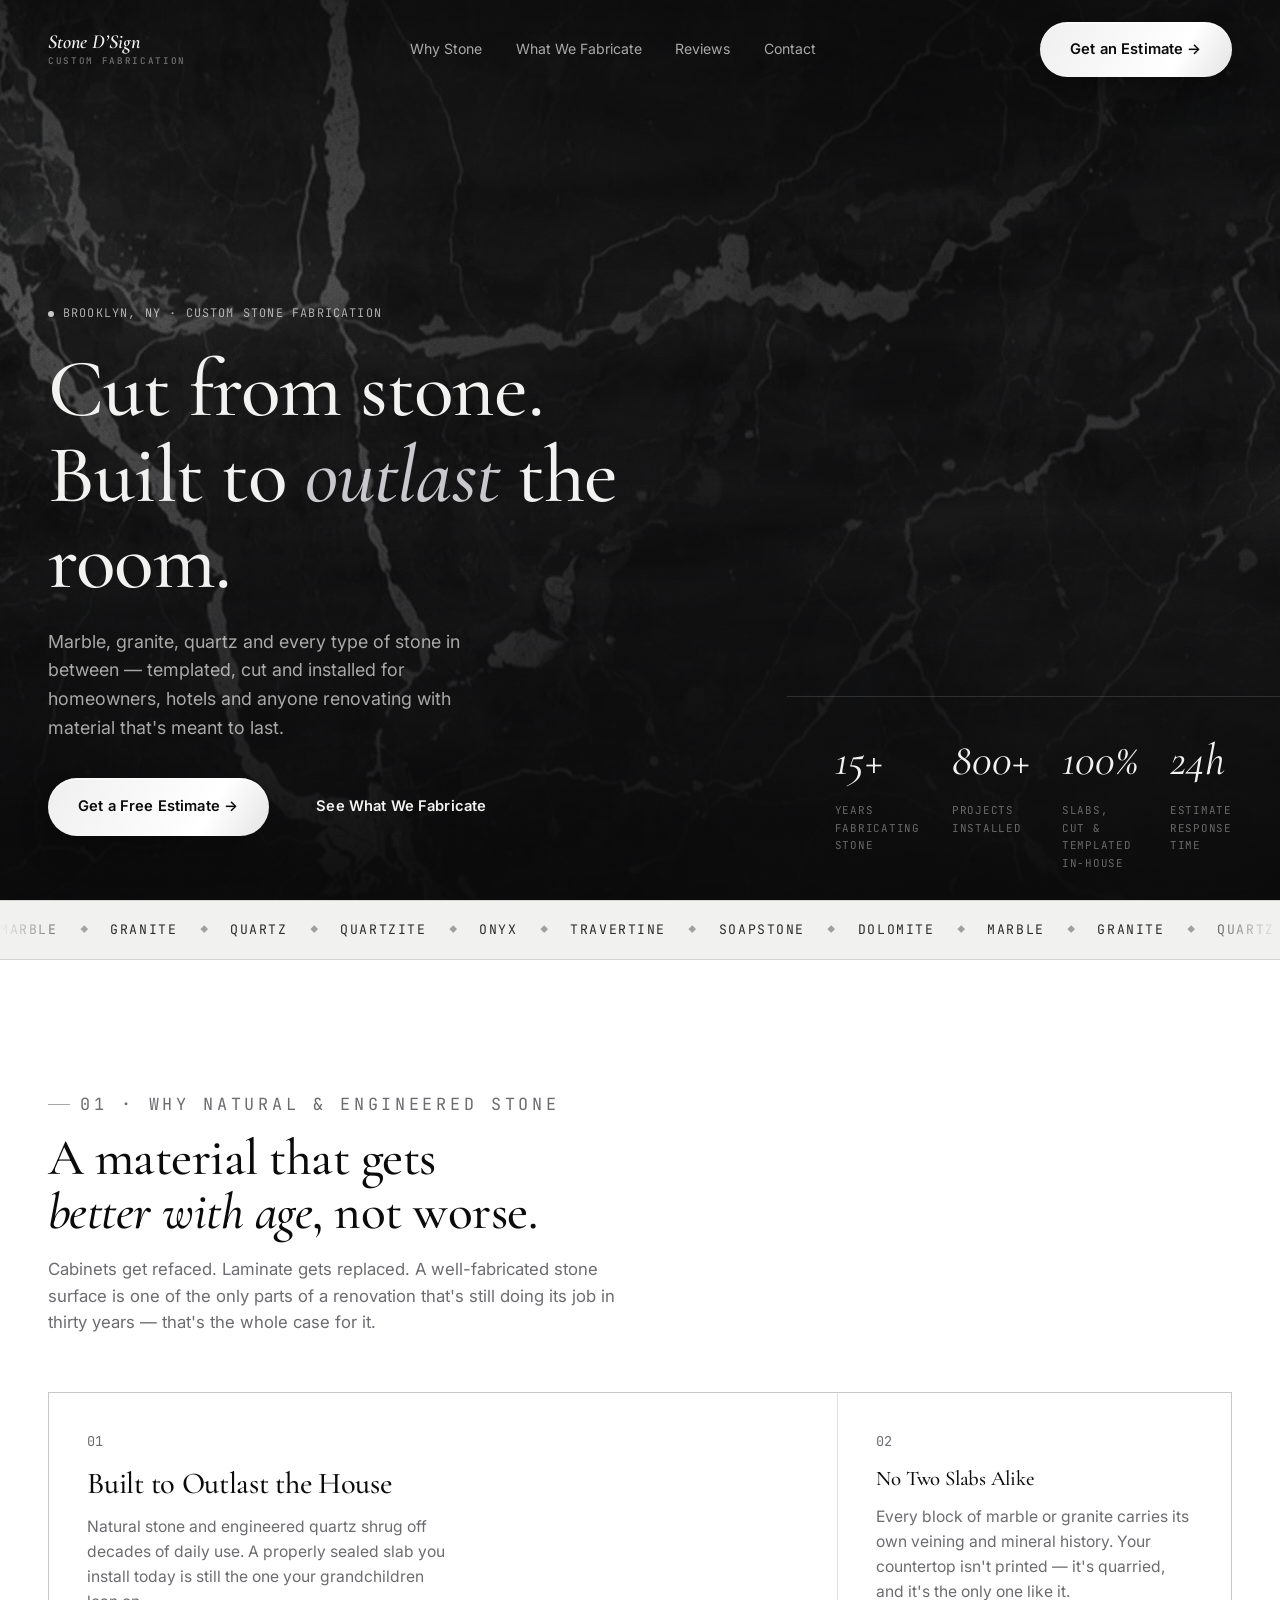
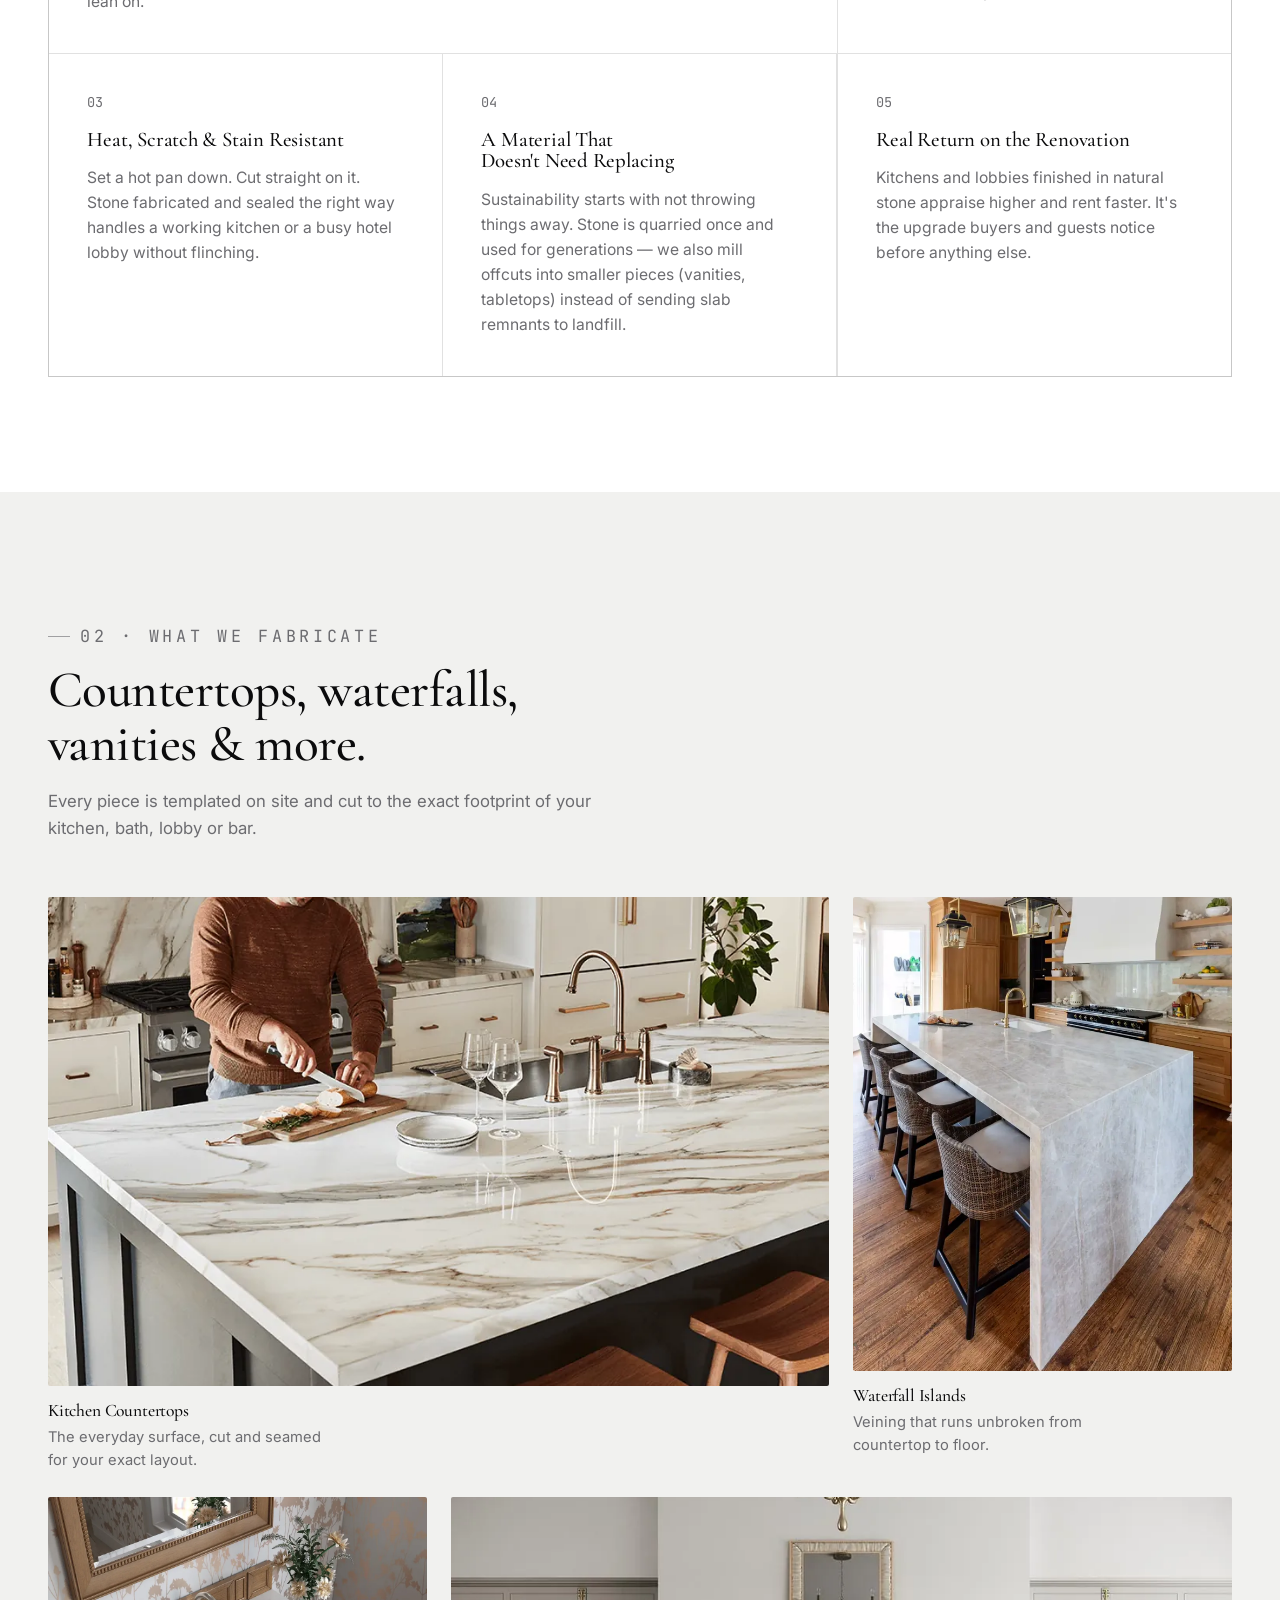
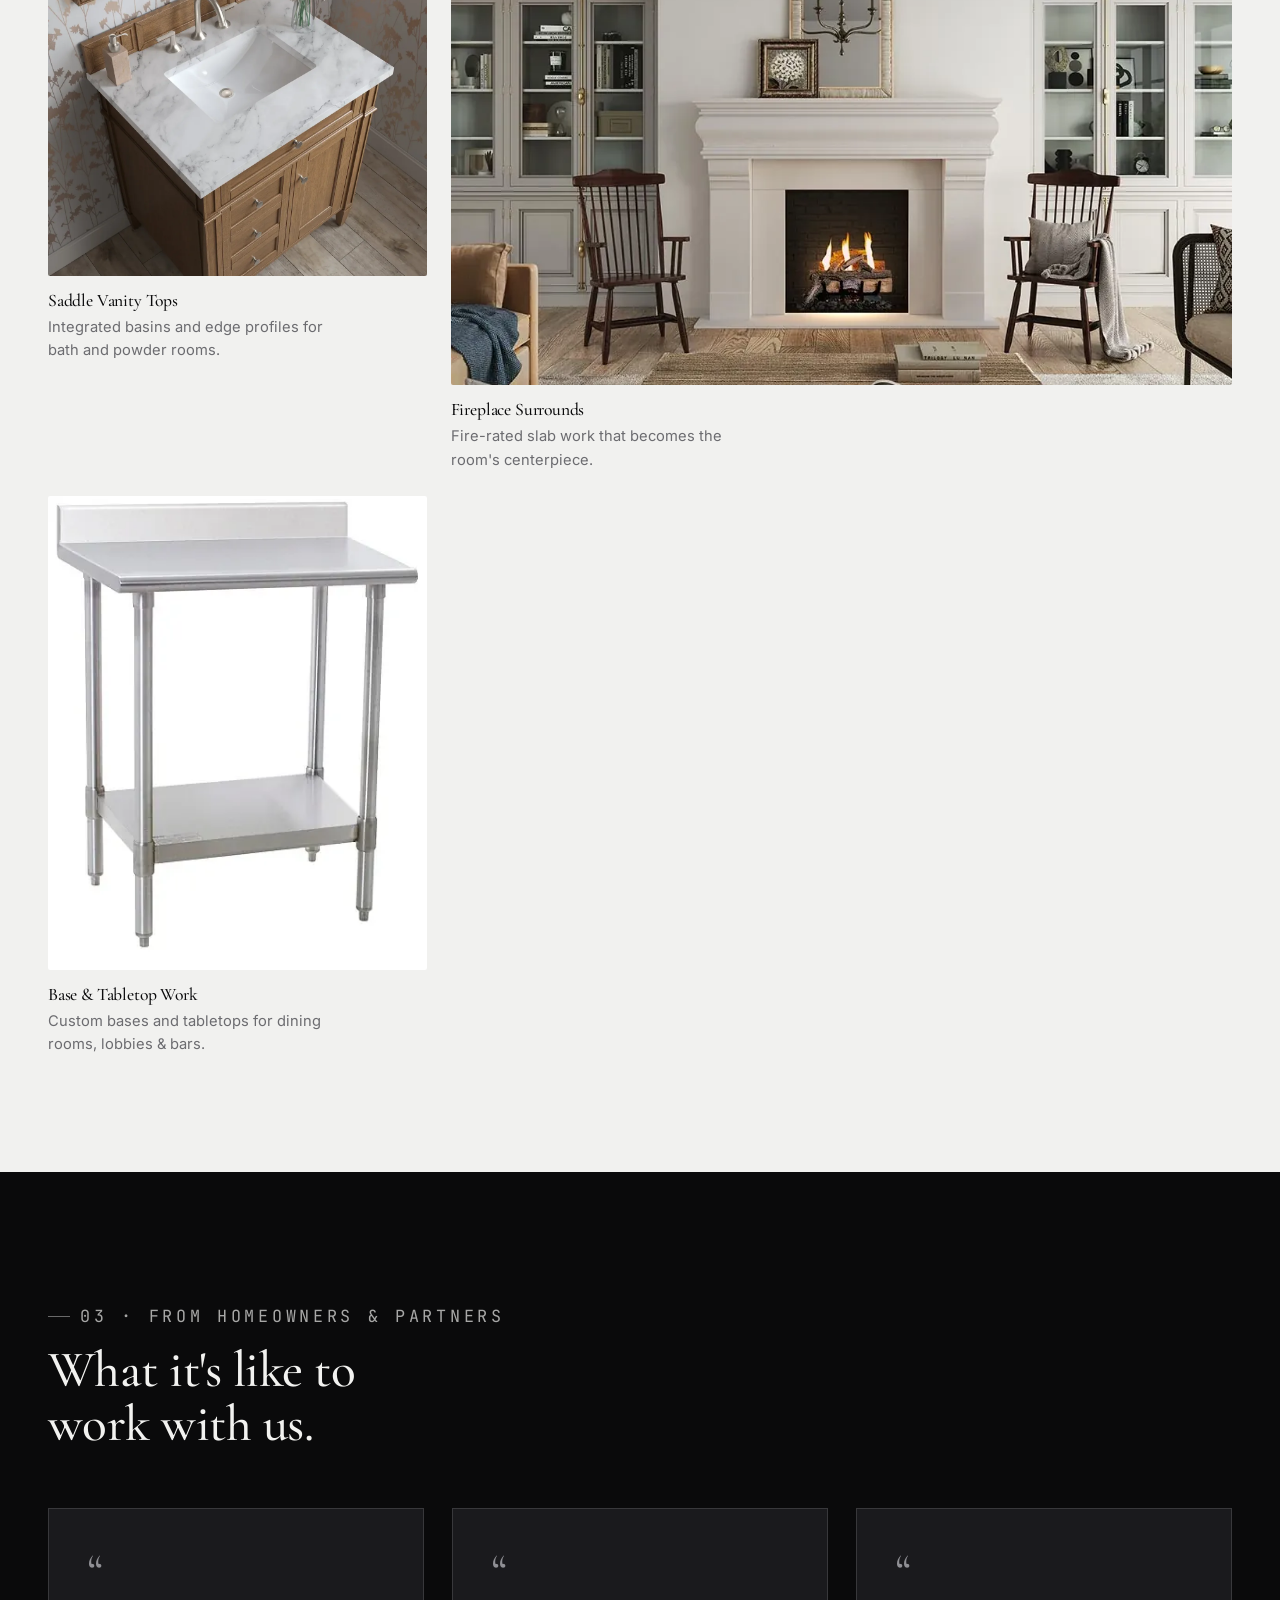
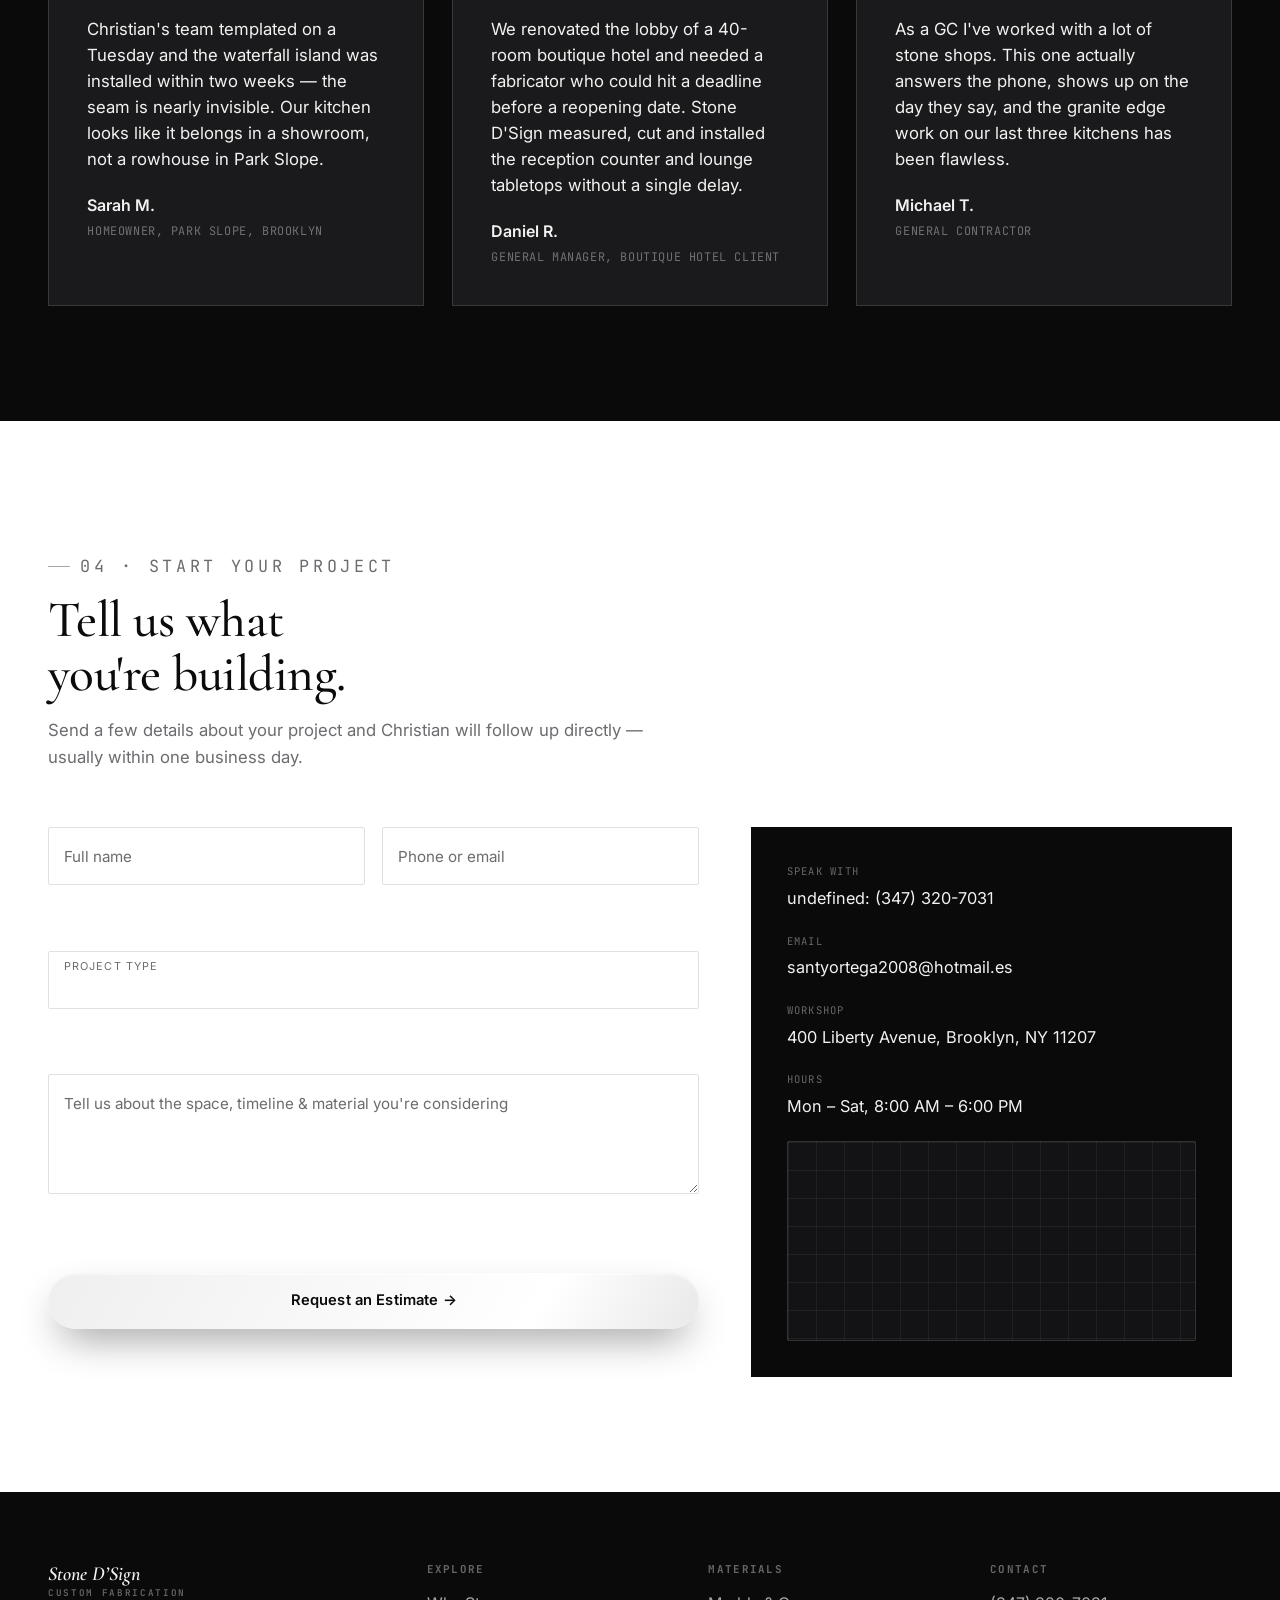
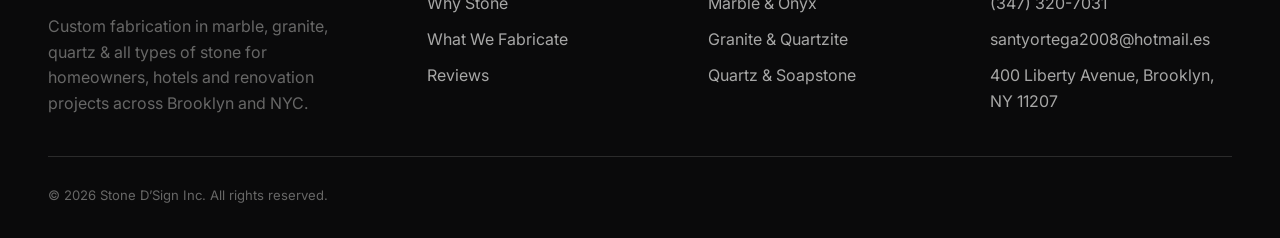
<file: index.html>
<!doctype html>
<html lang="en">
<head>
  <meta charset="utf-8">
  <meta name="viewport" content="width=device-width, initial-scale=1">
  <title>Stone D&#39;Sign Inc. · Custom Marble, Granite &amp; Quartz Fabrication — Brooklyn, NY</title>
  <meta name="description" content="Custom stone fabrication in marble, granite, quartz and all types of stone. Kitchen countertops, waterfall islands, vanity tops, fireplaces &amp; tabletops. Brooklyn, NY.">

  <link rel="icon" href="data:image/svg+xml,<svg xmlns=%22http://www.w3.org/2000/svg%22 viewBox=%220 0 100 100%22><rect width=%22100%22 height=%22100%22 fill=%22%230a0a0b%22/><text x=%2250%22 y=%2266%22 font-size=%2258%22 font-family=%22Georgia,serif%22 font-style=%22italic%22 fill=%22%23f2f2f0%22 text-anchor=%22middle%22>S</text></svg>">

  <link rel="preconnect" href="https://fonts.googleapis.com">
  <link rel="preconnect" href="https://fonts.gstatic.com" crossorigin>
  <link rel="stylesheet" href="https://fonts.googleapis.com/css2?family=Cormorant+Garamond:ital,wght@0,400;0,500;0,600;1,500;1,600&amp;family=Inter:wght@400;500;600;700&amp;family=JetBrains+Mono:wght@400;500&amp;display=swap">

  <link rel="stylesheet" href="styles.css?v=20260906">
</head>
<body>
  <a class="skip-link" href="#main">Skip to content</a>

  <!-- ============================= NAV ============================= -->
  <header class="nav">
    <div class="container nav-inner">
      <a href="#top" class="brand">Stone D&#8217;Sign <span class="sub">Custom Fabrication</span></a>
      <nav class="nav-links" aria-label="Primary">
        <a href="#why-stone">Why Stone</a>
        <a href="#work">What We Fabricate</a>
        <a href="#reviews">Reviews</a>
        <a href="#contact">Contact</a>
      </nav>
      <a class="btn btn-primary nav-cta" href="#contact"><span class="arrow">Get an Estimate →</span></a>
      <button class="burger" data-burger aria-expanded="false" aria-controls="mobile-nav" aria-label="Open menu">
        <span></span>
      </button>
    </div>
  </header>

  <nav id="mobile-nav" class="mobile-nav" data-mobile-nav aria-hidden="true" aria-label="Mobile">
    <ul>
      <li><a href="#why-stone">Why Stone</a></li>
      <li><a href="#work">What We Fabricate</a></li>
      <li><a href="#reviews">Reviews</a></li>
      <li><a href="#contact">Contact</a></li>
      <li><a class="btn btn-ghost" href="#contact">Get an Estimate</a></li>
    </ul>
  </nav>

  <main id="main">

    <!-- ============================= HERO ============================= -->
    <section class="hero" id="top">
      <img class="hero-bg" data-hero-veins src="assets/img/hero-fondo.webp" alt="" aria-hidden="true">
      <div class="hero-veins" aria-hidden="true"></div>
      <div class="hero-grain" aria-hidden="true"></div>
      <div class="hero-vignette" aria-hidden="true"></div>

      <div class="hero-inner container">
        <p class="hero-meta"><span class="dot"></span> Brooklyn, NY · Custom Stone Fabrication</p>
        <h1 class="hero-title">Cut from stone.<br>Built to <em>outlast</em> the room.</h1>
        <p class="hero-sub">Marble, granite, quartz and every type of stone in between — templated, cut and installed for homeowners, hotels and anyone renovating with material that's meant to last.</p>
        <div class="hero-actions">
          <a class="btn btn-primary" href="#contact" data-magnetic data-magnetic-strength="0.25"><span class="arrow">Get a Free Estimate →</span></a>
          <a class="btn btn-ghost" href="#work">See What We Fabricate</a>
        </div>
      </div>

      <div class="hero-stats">
        <div class="container">
          <div class="stats-row" data-stats aria-label="Company statistics"></div>
        </div>
      </div>
    </section>

    <!-- ============================= MATERIALS MARQUEE ============================= -->
    <div class="marquee" aria-hidden="true">
      <div class="marquee-row">
        <div class="marquee-track" data-marquee-track></div>
      </div>
    </div>

    <!-- ============================= WHY STONE / ADVANTAGES ============================= -->
    <section class="section" id="why-stone">
      <div class="container">
        <div class="section-head">
          <p class="kicker">01 · Why Natural &amp; Engineered Stone</p>
          <h2>A material that gets<br><em>better with age</em>, not worse.</h2>
          <p>Cabinets get refaced. Laminate gets replaced. A well-fabricated stone surface is one of the only parts of a renovation that's still doing its job in thirty years — that's the whole case for it.</p>
        </div>
        <div class="adv-grid" data-advantages role="list" aria-label="Advantages of stone"></div>
      </div>
    </section>

    <!-- ============================= WHAT WE FABRICATE ============================= -->
    <section class="section section--soft" id="work">
      <div class="container">
        <div class="section-head">
          <p class="kicker">02 · What We Fabricate</p>
          <h2>Countertops, waterfalls,<br>vanities &amp; more.</h2>
          <p>Every piece is templated on site and cut to the exact footprint of your kitchen, bath, lobby or bar.</p>
        </div>
        <div class="app-grid" data-applications role="list" aria-label="Stone applications"></div>
      </div>
    </section>

    <!-- ============================= TESTIMONIALS ============================= -->
    <section class="section section--dark" id="reviews">
      <div class="container">
        <div class="section-head">
          <p class="kicker">03 · From Homeowners &amp; Partners</p>
          <h2>What it's like to<br>work with us.</h2>
        </div>
        <div class="quote-grid" data-testimonials role="list" aria-label="Client testimonials"></div>
      </div>
    </section>

    <!-- ============================= CONTACT ============================= -->
    <section class="section" id="contact">
      <div class="container">
        <div class="section-head">
          <p class="kicker">04 · Start Your Project</p>
          <h2>Tell us what<br>you're building.</h2>
          <p>Send a few details about your project and Christian will follow up directly — usually within one business day.</p>
        </div>

        <div class="contact-grid">
          <form class="contact-form" data-contact-form novalidate method="post" action="submit-contact.php">
            <div class="form-row">
              <div class="field">
                <input type="text" name="name" id="f-name" placeholder=" " required autocomplete="name">
                <label for="f-name">Full name</label>
              </div>
              <div class="field">
                <input type="tel" name="phone" id="f-phone" placeholder=" " required autocomplete="tel">
                <label for="f-phone">Phone or email</label>
              </div>
            </div>
            <div class="field">
              <select name="project" id="f-project" required>
                <option value="" disabled selected hidden></option>
                <option>Kitchen countertop</option>
                <option>Waterfall island</option>
                <option>Bathroom vanity</option>
                <option>Fireplace surround</option>
                <option>Commercial / hotel project</option>
                <option>Other</option>
              </select>
              <label for="f-project">Project type</label>
            </div>
            <div class="field">
              <textarea name="message" id="f-message" placeholder=" " required></textarea>
              <label for="f-message">Tell us about the space, timeline &amp; material you're considering</label>
            </div>
            <button class="btn btn-primary cta-submit" type="submit">
              <span class="cta-form-label arrow">Request an Estimate →</span>
              <span class="cta-form-spinner" aria-hidden="true"></span>
            </button>
            <p class="contact-error" data-contact-error role="alert"></p>

            <div class="contact-success" data-contact-success aria-hidden="true" role="status">
              <h3>Request received.</h3>
              <p data-contact-success-msg></p>
            </div>
          </form>

          <aside class="info-card">
            <div class="info-row">
              <span class="label">Speak with</span>
              <a class="value" data-contact-phone href="#"></a>
            </div>
            <div class="info-row">
              <span class="label">Email</span>
              <a class="value" data-contact-email href="#"></a>
            </div>
            <div class="info-row">
              <span class="label">Workshop</span>
              <span class="value" data-contact-address></span>
            </div>
            <div class="info-row">
              <span class="label">Hours</span>
              <span class="value" data-contact-hours></span>
            </div>
            <div class="map-ph" role="img" aria-label="Map placeholder — 400 Liberty Avenue, Brooklyn, NY">
              <iframe src="https://www.google.com/maps/embed?pb=!1m18!1m12!1m3!1d3025.9766393125597!2d-73.8979104250674!3d40.6744836713993!2m3!1f0!2f0!3f0!3m2!1i1024!2i768!4f13.1!3m3!1m2!1s0x89c25c4e0c575501%3A0xbe6d50f910841423!2s400%20Liberty%20Ave%2C%20Brooklyn%2C%20NY%2011207!5e0!3m2!1ses-419!2sus!4v1788741574138!5m2!1ses-419!2sus" width="100%" height="100%" style="border:0;" allowfullscreen="" loading="lazy" referrerpolicy="strict-origin-when-cross-origin"></iframe>
            </div>
          </aside>
        </div>
      </div>
    </section>

  </main>

  <!-- ============================= FOOTER ============================= -->
  <footer class="footer">
    <div class="container">
      <div class="footer-top">
        <div class="footer-brand">
          <a href="#top" class="brand">Stone D&#8217;Sign <span class="sub">Custom Fabrication</span></a>
          <p>Custom fabrication in marble, granite, quartz &amp; all types of stone for homeowners, hotels and renovation projects across Brooklyn and NYC.</p>
        </div>
        <div class="footer-col">
          <h4>Explore</h4>
          <ul>
            <li><a href="#why-stone">Why Stone</a></li>
            <li><a href="#work">What We Fabricate</a></li>
            <li><a href="#reviews">Reviews</a></li>
          </ul>
        </div>
        <div class="footer-col">
          <h4>Materials</h4>
          <ul>
            <li>Marble &amp; Onyx</li>
            <li>Granite &amp; Quartzite</li>
            <li>Quartz &amp; Soapstone</li>
          </ul>
        </div>
        <div class="footer-col">
          <h4>Contact</h4>
          <ul>
            <li><a data-contact-phone-plain href="#"></a></li>
            <li><a data-contact-email href="#"></a></li>
            <li><span data-contact-address></span></li>
          </ul>
        </div>
      </div>
      <div class="footer-bottom">
        <p>&copy; <span data-year></span> Stone D&#8217;Sign Inc. All rights reserved.</p>
      </div>
    </div>
  </footer>

  <script defer src="lib/manifest.js"></script>
  <script defer src="main.js?v=20260906"></script>
</body>
</html>
</file>
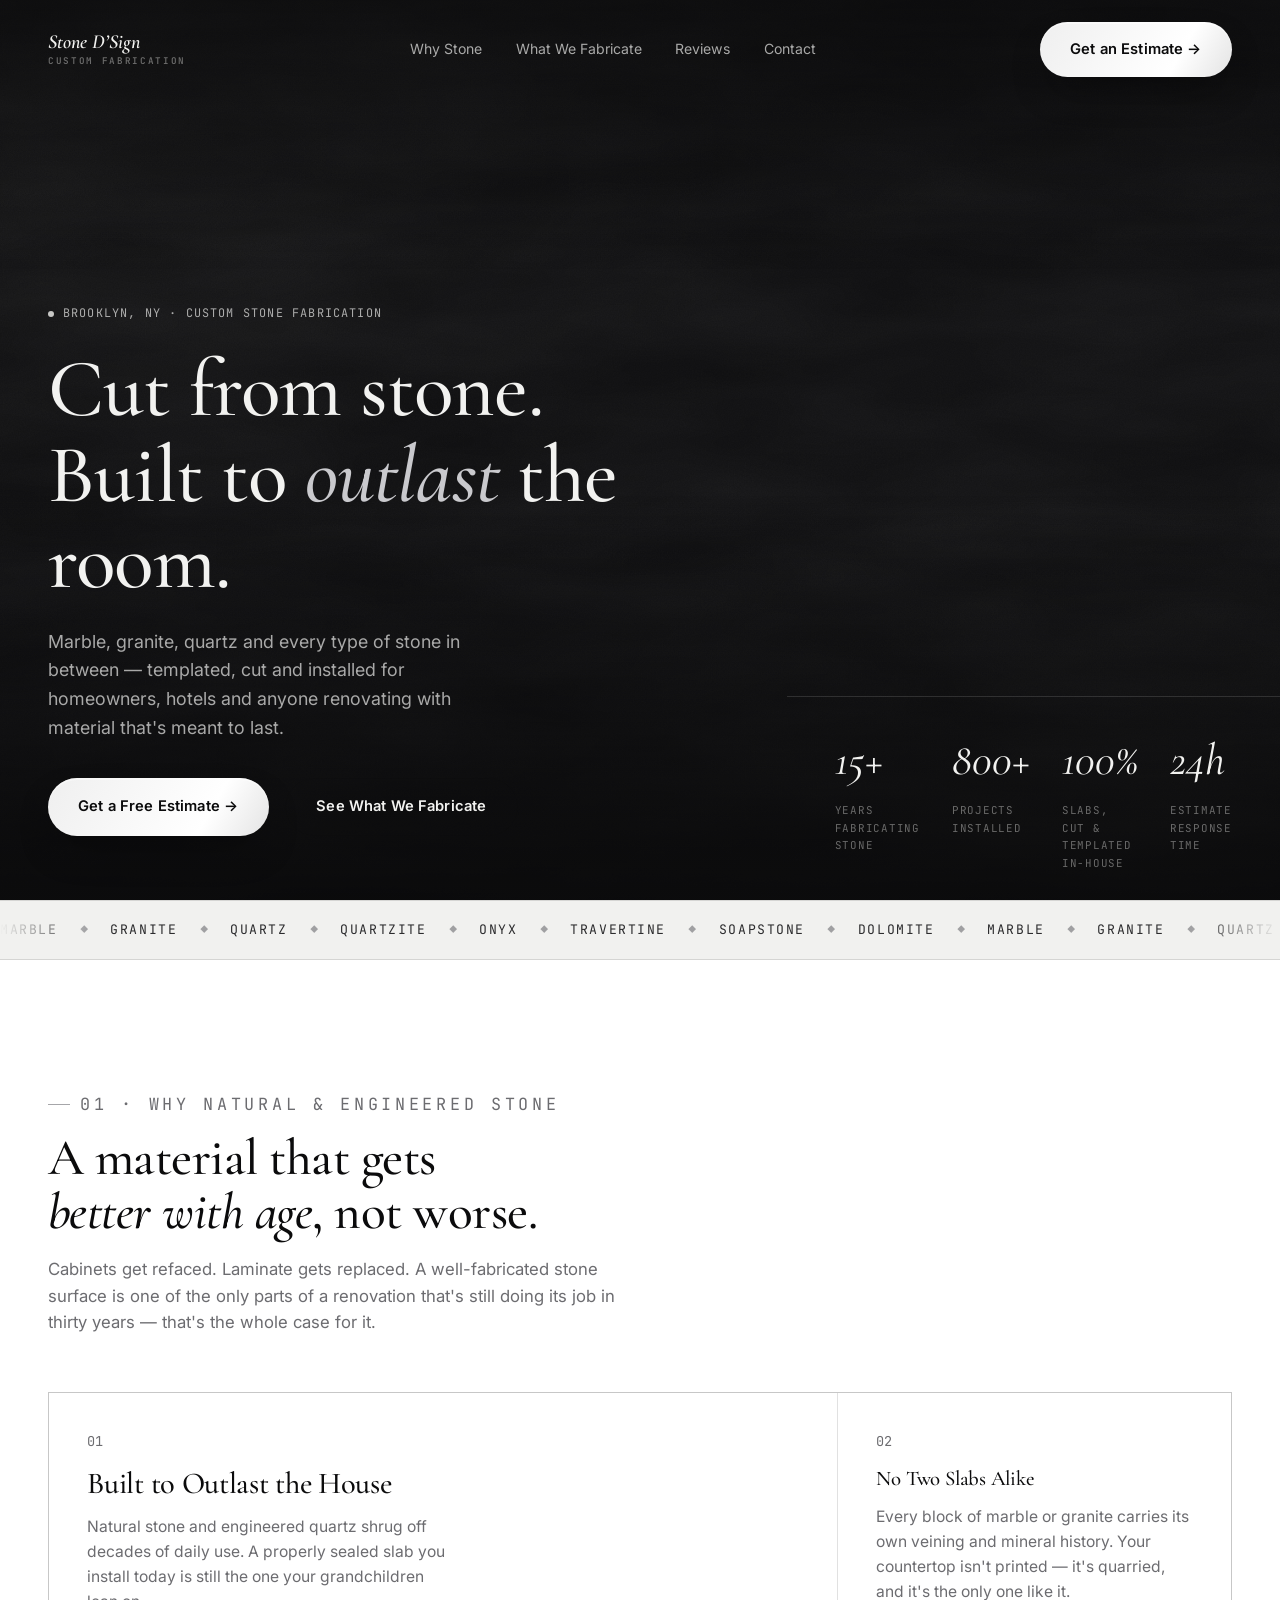
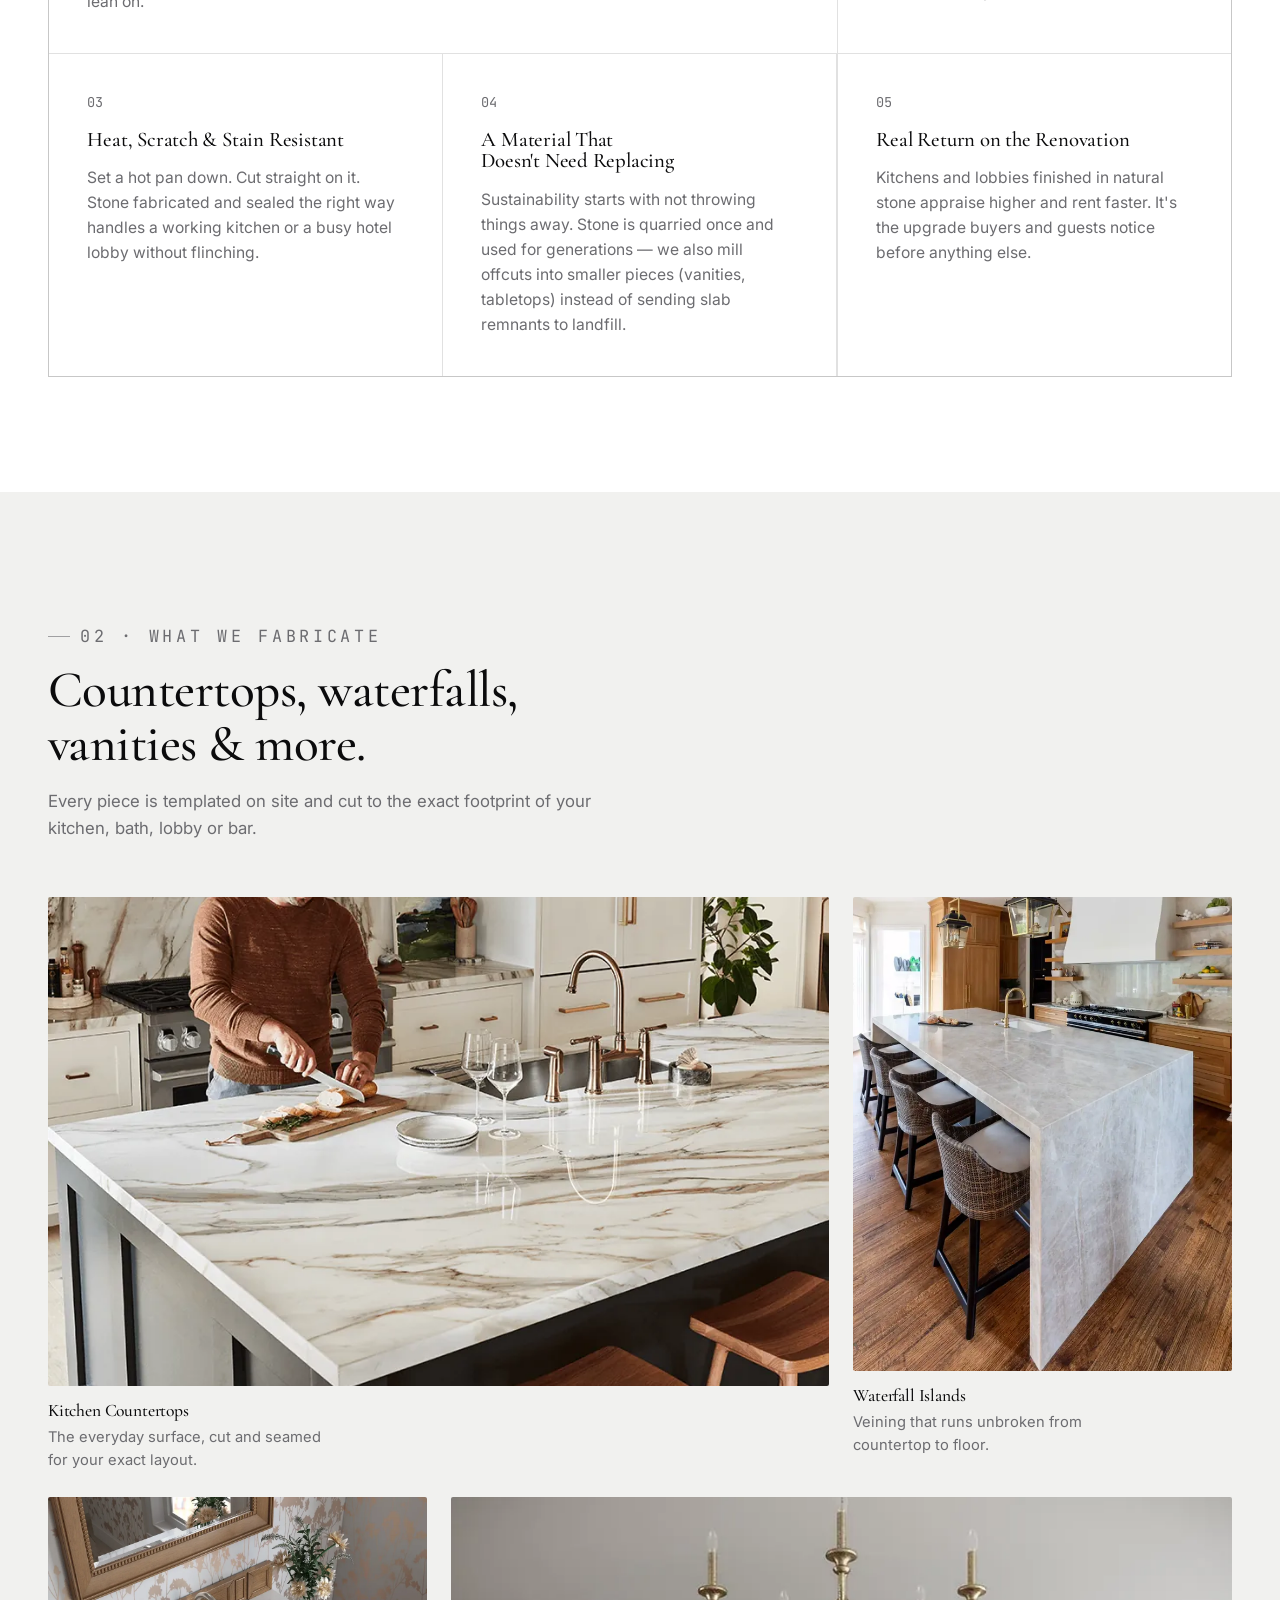
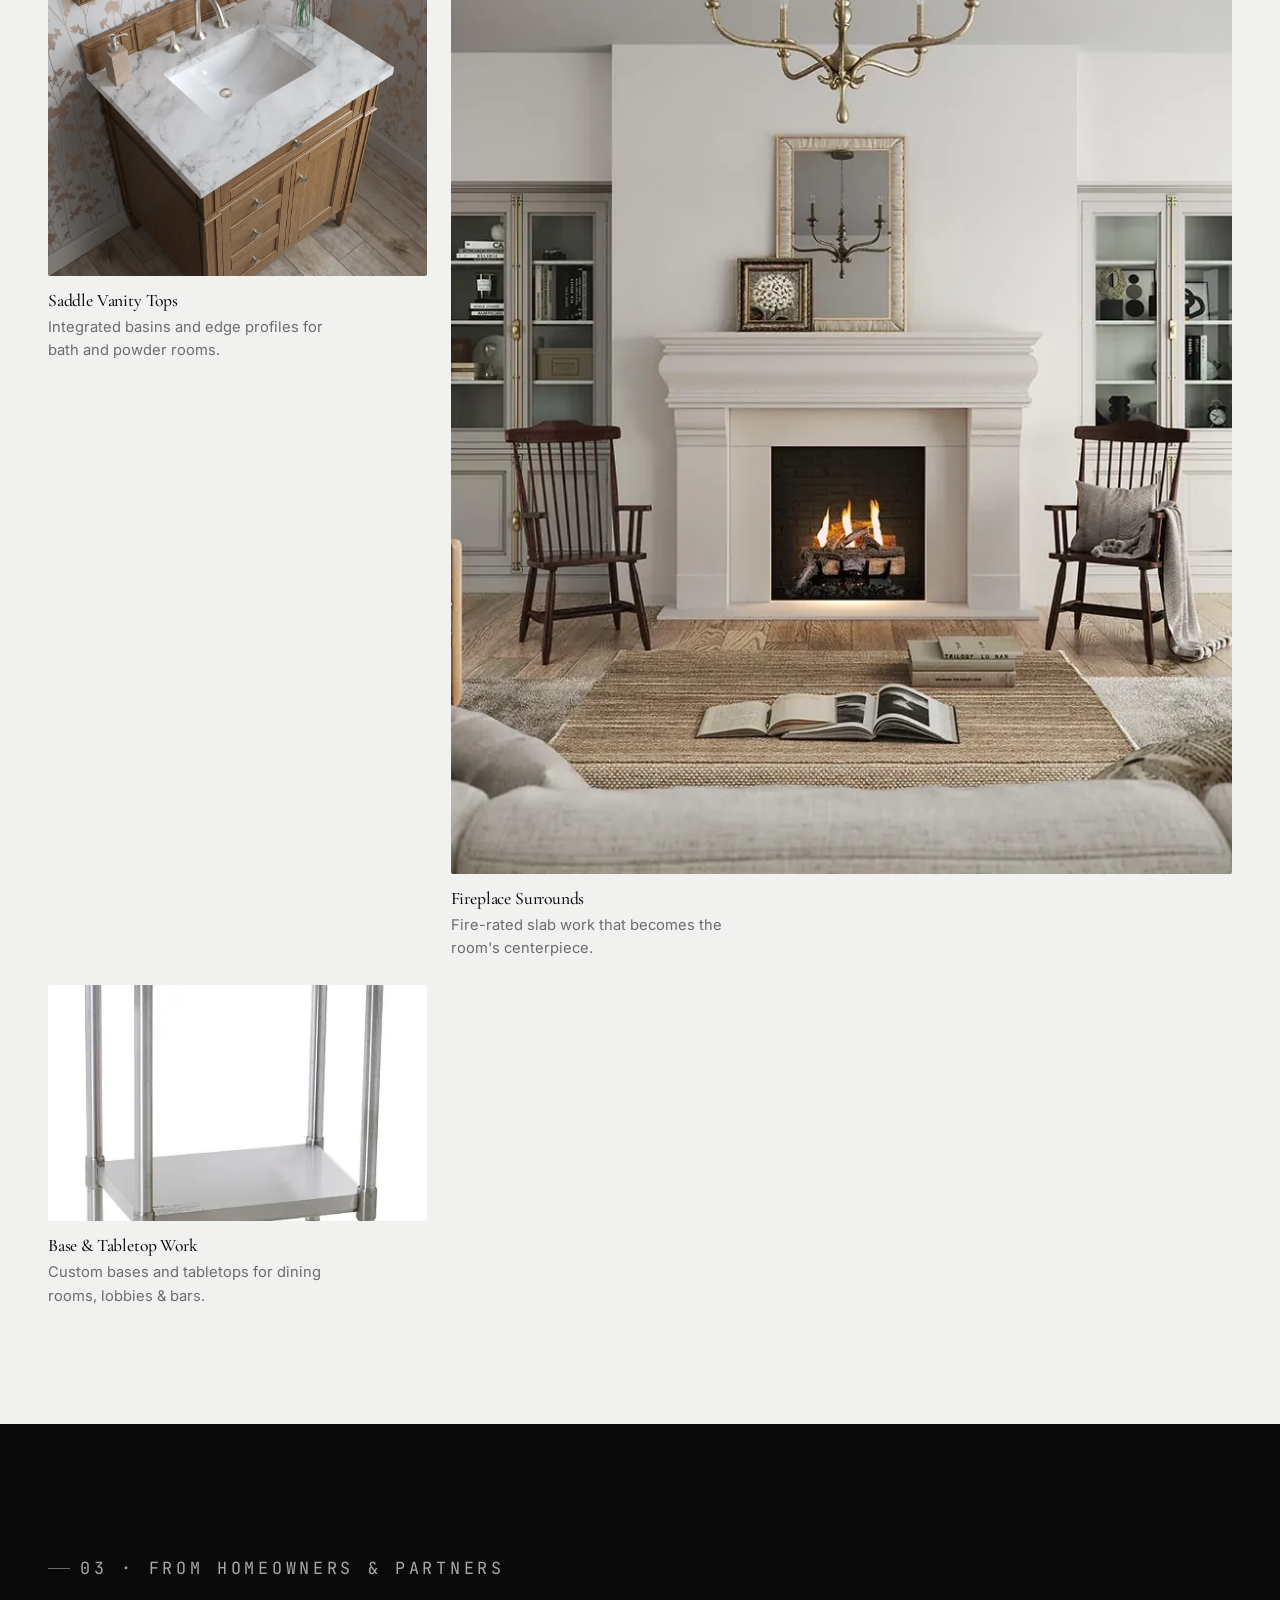
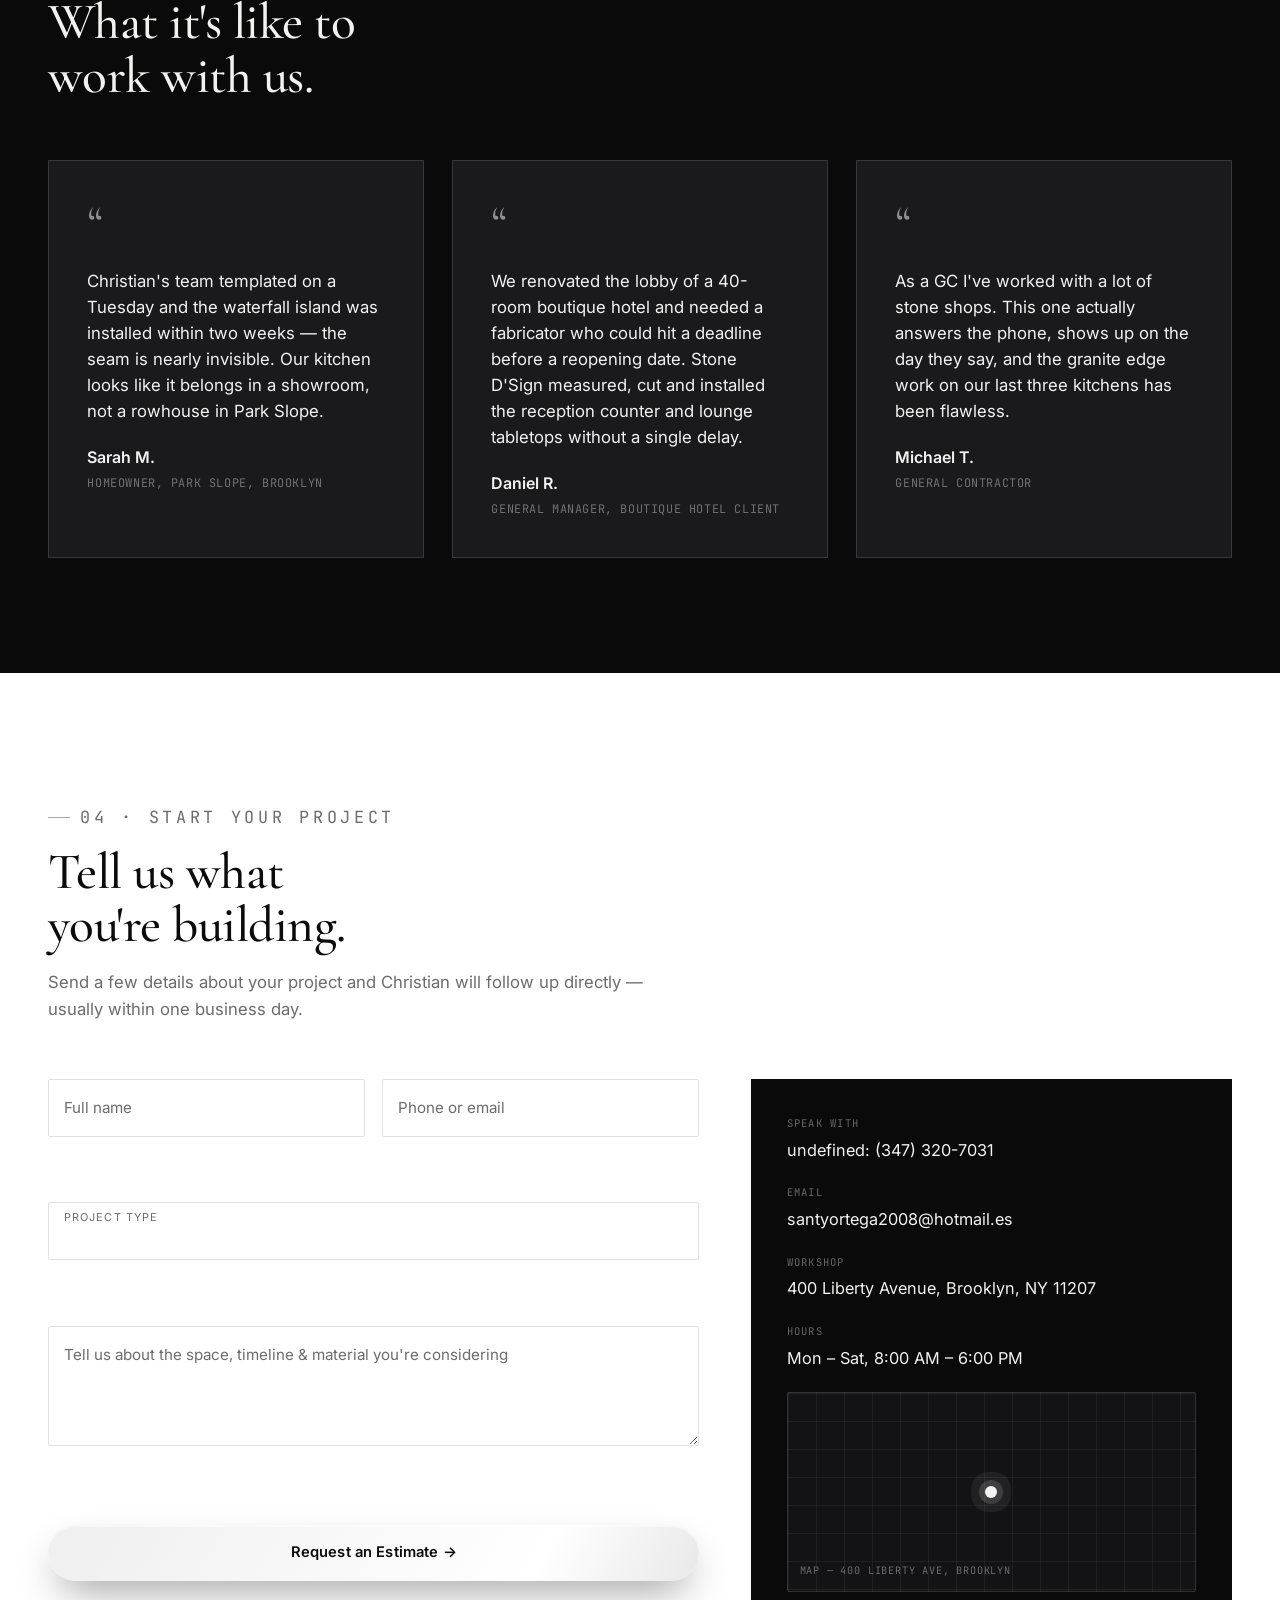
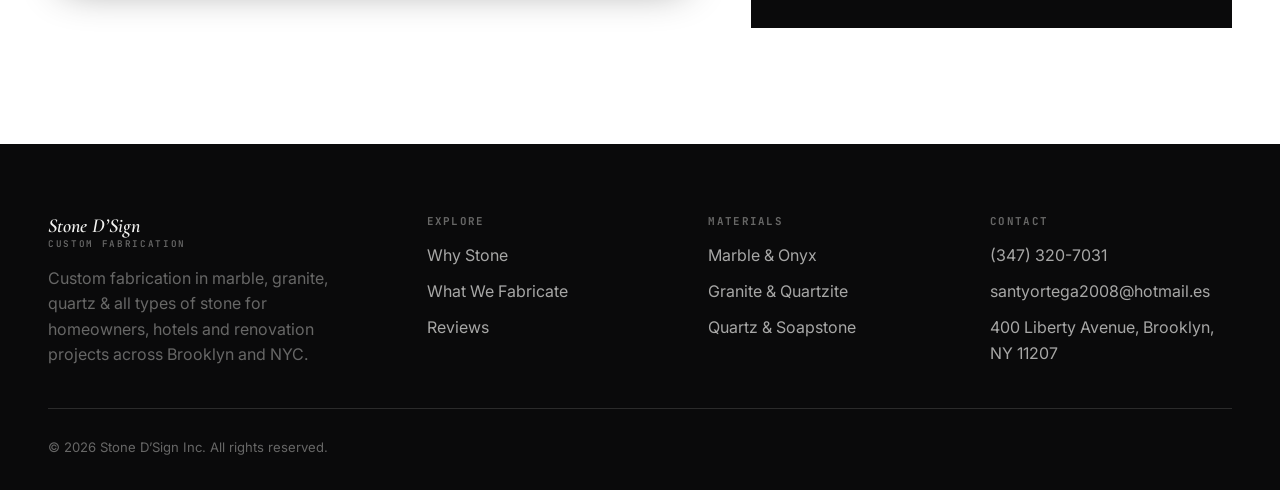
<file: stone-dsign/index.html>
<!doctype html>
<html lang="en">
<head>
  <meta charset="utf-8">
  <meta name="viewport" content="width=device-width, initial-scale=1">
  <title>Stone D&#39;Sign Inc. · Custom Marble, Granite &amp; Quartz Fabrication — Brooklyn, NY</title>
  <meta name="description" content="Custom stone fabrication in marble, granite, quartz and all types of stone. Kitchen countertops, waterfall islands, vanity tops, fireplaces &amp; tabletops. Brooklyn, NY.">

  <link rel="icon" href="data:image/svg+xml,<svg xmlns=%22http://www.w3.org/2000/svg%22 viewBox=%220 0 100 100%22><rect width=%22100%22 height=%22100%22 fill=%22%230a0a0b%22/><text x=%2250%22 y=%2266%22 font-size=%2258%22 font-family=%22Georgia,serif%22 font-style=%22italic%22 fill=%22%23f2f2f0%22 text-anchor=%22middle%22>S</text></svg>">

  <link rel="preconnect" href="https://fonts.googleapis.com">
  <link rel="preconnect" href="https://fonts.gstatic.com" crossorigin>
  <link rel="stylesheet" href="https://fonts.googleapis.com/css2?family=Cormorant+Garamond:ital,wght@0,400;0,500;0,600;1,500;1,600&amp;family=Inter:wght@400;500;600;700&amp;family=JetBrains+Mono:wght@400;500&amp;display=swap">

  <link rel="stylesheet" href="styles.css?v=20260906">
</head>
<body>
  <a class="skip-link" href="#main">Skip to content</a>

  <!-- ============================= NAV ============================= -->
  <header class="nav">
    <div class="container nav-inner">
      <a href="#top" class="brand">Stone D&#8217;Sign <span class="sub">Custom Fabrication</span></a>
      <nav class="nav-links" aria-label="Primary">
        <a href="#why-stone">Why Stone</a>
        <a href="#work">What We Fabricate</a>
        <a href="#reviews">Reviews</a>
        <a href="#contact">Contact</a>
      </nav>
      <a class="btn btn-primary nav-cta" href="#contact"><span class="arrow">Get an Estimate →</span></a>
      <button class="burger" data-burger aria-expanded="false" aria-controls="mobile-nav" aria-label="Open menu">
        <span></span>
      </button>
    </div>
  </header>

  <nav id="mobile-nav" class="mobile-nav" data-mobile-nav aria-hidden="true" aria-label="Mobile">
    <ul>
      <li><a href="#why-stone">Why Stone</a></li>
      <li><a href="#work">What We Fabricate</a></li>
      <li><a href="#reviews">Reviews</a></li>
      <li><a href="#contact">Contact</a></li>
      <li><a class="btn btn-ghost" href="#contact">Get an Estimate</a></li>
    </ul>
  </nav>

  <main id="main">

    <!-- ============================= HERO ============================= -->
    <section class="hero" id="top">
      <div class="hero-veins" data-hero-veins aria-hidden="true"></div>
      <div class="hero-grain" aria-hidden="true"></div>
      <div class="hero-vignette" aria-hidden="true"></div>

      <div class="hero-inner container">
        <p class="hero-meta"><span class="dot"></span> Brooklyn, NY · Custom Stone Fabrication</p>
        <h1 class="hero-title">Cut from stone.<br>Built to <em>outlast</em> the room.</h1>
        <p class="hero-sub">Marble, granite, quartz and every type of stone in between — templated, cut and installed for homeowners, hotels and anyone renovating with material that's meant to last.</p>
        <div class="hero-actions">
          <a class="btn btn-primary" href="#contact" data-magnetic data-magnetic-strength="0.25"><span class="arrow">Get a Free Estimate →</span></a>
          <a class="btn btn-ghost" href="#work">See What We Fabricate</a>
        </div>
      </div>

      <div class="hero-stats">
        <div class="container">
          <div class="stats-row" data-stats aria-label="Company statistics"></div>
        </div>
      </div>
    </section>

    <!-- ============================= MATERIALS MARQUEE ============================= -->
    <div class="marquee" aria-hidden="true">
      <div class="marquee-row">
        <div class="marquee-track" data-marquee-track></div>
      </div>
    </div>

    <!-- ============================= WHY STONE / ADVANTAGES ============================= -->
    <section class="section" id="why-stone">
      <div class="container">
        <div class="section-head">
          <p class="kicker">01 · Why Natural &amp; Engineered Stone</p>
          <h2>A material that gets<br><em>better with age</em>, not worse.</h2>
          <p>Cabinets get refaced. Laminate gets replaced. A well-fabricated stone surface is one of the only parts of a renovation that's still doing its job in thirty years — that's the whole case for it.</p>
        </div>
        <div class="adv-grid" data-advantages role="list" aria-label="Advantages of stone"></div>
      </div>
    </section>

    <!-- ============================= WHAT WE FABRICATE ============================= -->
    <section class="section section--soft" id="work">
      <div class="container">
        <div class="section-head">
          <p class="kicker">02 · What We Fabricate</p>
          <h2>Countertops, waterfalls,<br>vanities &amp; more.</h2>
          <p>Every piece is templated on site and cut to the exact footprint of your kitchen, bath, lobby or bar.</p>
        </div>
        <div class="app-grid" data-applications role="list" aria-label="Stone applications"></div>
      </div>
    </section>

    <!-- ============================= TESTIMONIALS ============================= -->
    <section class="section section--dark" id="reviews">
      <div class="container">
        <div class="section-head">
          <p class="kicker">03 · From Homeowners &amp; Partners</p>
          <h2>What it's like to<br>work with us.</h2>
        </div>
        <div class="quote-grid" data-testimonials role="list" aria-label="Client testimonials"></div>
      </div>
    </section>

    <!-- ============================= CONTACT ============================= -->
    <section class="section" id="contact">
      <div class="container">
        <div class="section-head">
          <p class="kicker">04 · Start Your Project</p>
          <h2>Tell us what<br>you're building.</h2>
          <p>Send a few details about your project and Christian will follow up directly — usually within one business day.</p>
        </div>

        <div class="contact-grid">
          <form class="contact-form" data-contact-form novalidate>
            <div class="form-row">
              <div class="field">
                <input type="text" name="name" id="f-name" placeholder=" " required autocomplete="name">
                <label for="f-name">Full name</label>
              </div>
              <div class="field">
                <input type="tel" name="phone" id="f-phone" placeholder=" " required autocomplete="tel">
                <label for="f-phone">Phone or email</label>
              </div>
            </div>
            <div class="field">
              <select name="project" id="f-project" required>
                <option value="" disabled selected hidden></option>
                <option>Kitchen countertop</option>
                <option>Waterfall island</option>
                <option>Bathroom vanity</option>
                <option>Fireplace surround</option>
                <option>Commercial / hotel project</option>
                <option>Other</option>
              </select>
              <label for="f-project">Project type</label>
            </div>
            <div class="field">
              <textarea name="message" id="f-message" placeholder=" " required></textarea>
              <label for="f-message">Tell us about the space, timeline &amp; material you're considering</label>
            </div>
            <button class="btn btn-primary cta-submit" type="submit">
              <span class="cta-form-label arrow">Request an Estimate →</span>
              <span class="cta-form-spinner" aria-hidden="true"></span>
            </button>
            <p class="contact-error" data-contact-error role="alert"></p>

            <div class="contact-success" data-contact-success aria-hidden="true" role="status">
              <h3>Request received.</h3>
              <p data-contact-success-msg></p>
            </div>
          </form>

          <aside class="info-card">
            <div class="info-row">
              <span class="label">Speak with</span>
              <a class="value" data-contact-phone href="#"></a>
            </div>
            <div class="info-row">
              <span class="label">Email</span>
              <a class="value" data-contact-email href="#"></a>
            </div>
            <div class="info-row">
              <span class="label">Workshop</span>
              <span class="value" data-contact-address></span>
            </div>
            <div class="info-row">
              <span class="label">Hours</span>
              <span class="value" data-contact-hours></span>
            </div>
            <div class="map-ph" role="img" aria-label="Map placeholder — 400 Liberty Avenue, Brooklyn, NY">
              <span class="pin" aria-hidden="true"></span>
              <span class="map-label">Map — 400 Liberty Ave, Brooklyn</span>
            </div>
          </aside>
        </div>
      </div>
    </section>

  </main>

  <!-- ============================= FOOTER ============================= -->
  <footer class="footer">
    <div class="container">
      <div class="footer-top">
        <div class="footer-brand">
          <a href="#top" class="brand">Stone D&#8217;Sign <span class="sub">Custom Fabrication</span></a>
          <p>Custom fabrication in marble, granite, quartz &amp; all types of stone for homeowners, hotels and renovation projects across Brooklyn and NYC.</p>
        </div>
        <div class="footer-col">
          <h4>Explore</h4>
          <ul>
            <li><a href="#why-stone">Why Stone</a></li>
            <li><a href="#work">What We Fabricate</a></li>
            <li><a href="#reviews">Reviews</a></li>
          </ul>
        </div>
        <div class="footer-col">
          <h4>Materials</h4>
          <ul>
            <li>Marble &amp; Onyx</li>
            <li>Granite &amp; Quartzite</li>
            <li>Quartz &amp; Soapstone</li>
          </ul>
        </div>
        <div class="footer-col">
          <h4>Contact</h4>
          <ul>
            <li><a data-contact-phone-plain href="#"></a></li>
            <li><a data-contact-email href="#"></a></li>
            <li><span data-contact-address></span></li>
          </ul>
        </div>
      </div>
      <div class="footer-bottom">
        <p>&copy; <span data-year></span> Stone D&#8217;Sign Inc. All rights reserved.</p>
      </div>
    </div>
  </footer>

  <script defer src="lib/manifest.js"></script>
  <script defer src="main.js?v=20260906"></script>
</body>
</html>
</file>
<file: styles.css>
/* =============================================================
   1. Tokens
   ============================================================= */
:root {
  /* Light zone */
  --bg:        #ffffff;
  --bg-2:      #f1f1ef;
  --paper:     #fafafa;
  --ink:       #0b0b0c;
  --ink-soft:  #2c2c2e;
  --muted:     #6c6c70;
  --line:      rgba(11, 11, 12, 0.12);
  --line-soft: rgba(11, 11, 12, 0.07);

  /* Dark zone */
  --dark-bg:    #0a0a0b;
  --dark-bg-2:  #131315;
  --dark-card:  #1a1a1d;
  --cream:      #f2f2f0;   /* "white" text on dark, never pure #fff */
  --cream-mute: rgba(242, 242, 240, 0.68);
  --cream-dim:  rgba(242, 242, 240, 0.4);
  --line-dark:  rgba(242, 242, 240, 0.14);

  /* Metallic / sheen accent — grayscale only, no hue */
  --silver:     #c9c9cd;
  --silver-2:   #8f8f94;

  --radius: 2px;

  --ease-out:    cubic-bezier(0.16, 1, 0.3, 1);
  --ease-in:     cubic-bezier(0.7, 0, 0.84, 0);
  --ease-soft:   cubic-bezier(0.25, 0.46, 0.45, 0.94);
  --ease-bounce: cubic-bezier(0.34, 1.56, 0.64, 1);

  --serif: "Cormorant Garamond", "EB Garamond", Georgia, serif;
  --sans:  "Inter", -apple-system, BlinkMacSystemFont, "Segoe UI", sans-serif;
  --mono:  "JetBrains Mono", "IBM Plex Mono", ui-monospace, monospace;

  --container: 1280px;
  --gutter: clamp(1.25rem, 4vw, 3rem);
}

/* =============================================================
   2. Reset & base
   ============================================================= */
*, *::before, *::after { box-sizing: border-box; margin: 0; }
html { -webkit-text-size-adjust: 100%; tab-size: 2; scroll-behavior: smooth; }
html.nav-open { overflow: hidden; }
body {
  font-family: var(--sans);
  font-size: 16px;
  line-height: 1.6;
  color: var(--ink);
  background: var(--bg);
  -webkit-font-smoothing: antialiased;
  text-rendering: optimizeLegibility;
  overflow-x: clip;
  overscroll-behavior-y: none;
}
img, svg, video { display: block; max-width: 100%; }
img { height: auto; }
button { font: inherit; color: inherit; cursor: pointer; border: 0; background: none; }
a { color: inherit; text-decoration: none; }
p { text-wrap: pretty; }
h1, h2, h3, h4 { text-wrap: balance; line-height: 1.05; letter-spacing: -0.01em; }
ul { list-style: none; padding: 0; }
::selection { background: var(--ink); color: var(--cream); }

:focus-visible {
  outline: 2px solid var(--ink);
  outline-offset: 3px;
  border-radius: 4px;
}

.skip-link {
  position: fixed; top: -100px; left: 1rem;
  padding: .6rem 1rem; background: var(--ink); color: var(--cream);
  z-index: 9999; border-radius: 8px; font-weight: 500;
}
.skip-link:focus { top: 1rem; }

/* =============================================================
   3. Utilities
   ============================================================= */
.container {
  width: 100%;
  max-width: var(--container);
  margin-inline: auto;
  padding-inline: var(--gutter);
}
.sr-only {
  position: absolute; width: 1px; height: 1px; padding: 0; margin: -1px;
  overflow: hidden; clip: rect(0,0,0,0); white-space: nowrap; border: 0;
}
.section { padding-block: clamp(4rem, 9vw, 7.5rem); }
.section--tight { padding-block: clamp(2.5rem, 6vw, 4.5rem); }
.section--dark { background: var(--dark-bg); color: var(--cream); }
.section--soft { background: var(--bg-2); }

.kicker {
  display: inline-flex; align-items: center; gap: .6em;
  font-family: var(--mono);
  font-size: .72rem;
  letter-spacing: .22em;
  text-transform: uppercase;
  color: var(--muted);
}
.section--dark .kicker { color: var(--cream-mute); }
.kicker::before {
  content: ""; width: 22px; height: 1px; background: currentColor; opacity: .6;
}

.eyebrow-num {
  font-family: var(--mono);
  font-size: .8rem;
  color: var(--muted);
  letter-spacing: .05em;
}

.section-head {
  max-width: 46rem;
  margin-bottom: clamp(2.25rem, 5vw, 3.5rem);
}
.section-head h2 { margin-top: .9rem; }
.section-head p { margin-top: 1rem; color: var(--muted); font-size: 1.05rem; max-width: 38rem; }
.section--dark .section-head p { color: var(--cream-mute); }

.hairline { border-top: 1px solid var(--line); }
.section--dark .hairline { border-top-color: var(--line-dark); }

/* =============================================================
   4. Typography
   ============================================================= */
h1, .h1 { font-family: var(--serif); font-weight: 500; font-size: clamp(2.6rem, 6.4vw, 5.4rem); }
h2, .h2 { font-family: var(--serif); font-weight: 500; font-size: clamp(2rem, 4.2vw, 3.2rem); }
h3, .h3 { font-family: var(--serif); font-weight: 500; font-size: clamp(1.35rem, 2vw, 1.7rem); }
em { font-style: italic; }
.lede { font-size: clamp(1.05rem, 1.6vw, 1.25rem); color: var(--muted); max-width: 40ch; }
.section--dark .lede { color: var(--cream-mute); }

/* =============================================================
   5. Components
   ============================================================= */

/* --- Buttons --- */
.btn {
  position: relative;
  display: inline-flex; align-items: center; justify-content: center; gap: .6rem;
  padding: 1rem 1.9rem;
  font-family: var(--sans); font-weight: 600; font-size: .92rem;
  letter-spacing: .01em;
  border-radius: 999px;
  transition: transform .5s var(--ease-soft), box-shadow .4s var(--ease-out), background .4s var(--ease-out), color .4s var(--ease-out);
  white-space: nowrap;
}
.btn-primary {
  background: linear-gradient(120deg, #efefef, #ffffff 35%, #d8d8d8 55%, #ffffff 75%, #efefef);
  background-size: 220% 100%;
  color: var(--ink);
  box-shadow: 0 18px 40px -12px rgba(0,0,0,0.45), 0 2px 0 rgba(255,255,255,0.4) inset;
}
.btn-primary:hover { background-position: 100% 0; transform: translateY(-2px); box-shadow: 0 22px 50px -10px rgba(0,0,0,0.5); }
.btn-ghost {
  background: transparent;
  color: inherit;
  border: 1px solid var(--line);
}
.section--dark .btn-ghost { border-color: var(--line-dark); }
.btn-ghost:hover { border-color: currentColor; transform: translateY(-2px); }
.btn-ghost .arrow, .btn-primary .arrow { transition: transform .4s var(--ease-out); }
.btn:hover .arrow { transform: translateX(3px); }

.has-magnetic { display: inline-flex; position: relative; isolation: isolate; }
.magnetic-inner {
  display: inline-flex; align-items: center; justify-content: center; gap: inherit;
  will-change: transform;
  transition: transform .8s var(--ease-soft);
}

/* --- Sheen / halo card effect (signature) --- */
.has-sheen {
  --mx: 50%; --my: 50%; --rx: 0deg; --ry: 0deg;
  position: relative; isolation: isolate;
  transform: perspective(1000px) rotateX(var(--rx)) rotateY(var(--ry));
  transition: transform .5s var(--ease-soft), box-shadow .5s var(--ease-soft), border-color .4s;
}
.has-sheen:hover { transition-duration: .12s; }
.has-sheen::before {
  content: "";
  position: absolute; inset: 0; z-index: 1; pointer-events: none;
  background: radial-gradient(320px circle at var(--mx) var(--my), rgba(255,255,255,0.5), transparent 60%);
  opacity: 0; transition: opacity .4s;
  mix-blend-mode: overlay;
}
.section--dark .has-sheen::before {
  background: radial-gradient(320px circle at var(--mx) var(--my), rgba(255,255,255,0.16), transparent 62%);
}
.has-sheen:hover::before { opacity: 1; }

/* --- Nav --- */
.nav {
  position: fixed; inset-inline: 0; top: 0; z-index: 100;
  transition: background-color .4s var(--ease-out), backdrop-filter .4s var(--ease-out), border-color .4s var(--ease-out);
  border-bottom: 1px solid transparent;
}
.nav-inner {
  display: flex; align-items: center; justify-content: space-between;
  padding-block: 1.35rem;
}
.nav.is-scrolled {
  background: rgba(10,10,11,0.82);
  backdrop-filter: blur(14px); -webkit-backdrop-filter: blur(14px);
  border-bottom-color: var(--line-dark);
}
.nav.is-scrolled .nav-inner { padding-block: 1rem; }
.brand {
  display: flex; flex-direction: column; line-height: 1;
  font-family: var(--serif); font-style: italic; font-weight: 600;
  font-size: 1.25rem; color: var(--cream);
}
.brand span.sub {
  font-family: var(--mono); font-style: normal; font-size: .58rem;
  letter-spacing: .18em; text-transform: uppercase; color: var(--cream-dim);
  margin-top: .3rem;
}
.nav-links {
  display: none; align-items: center; gap: 2.1rem;
  font-size: .88rem; color: var(--cream-mute);
}
.nav-links a { position: relative; padding-block: .2rem; }
.nav-links a::after {
  content: ""; position: absolute; left: 0; right: 100%; bottom: -2px; height: 1px; background: var(--cream);
  transition: right .35s var(--ease-out);
}
.nav-links a:hover::after { right: 0; }
.nav-links a:hover { color: var(--cream); }
.nav-cta { display: none; }
.burger {
  display: grid; place-items: center; width: 42px; height: 42px;
  border: 1px solid var(--line-dark); border-radius: 50%;
  color: var(--cream);
}
.burger span, .burger span::before, .burger span::after {
  content: ""; display: block; width: 16px; height: 1px; background: currentColor; position: relative;
  transition: transform .3s var(--ease-out), opacity .3s;
}
.burger span::before { position: absolute; top: -5px; }
.burger span::after { position: absolute; top: 5px; }
.burger[aria-expanded="true"] span { background: transparent; }
.burger[aria-expanded="true"] span::before { transform: translateY(5px) rotate(45deg); }
.burger[aria-expanded="true"] span::after { transform: translateY(-5px) rotate(-45deg); }

.mobile-nav {
  position: fixed; inset: 0; z-index: 90;
  background: var(--dark-bg); color: var(--cream);
  display: grid; place-items: center;
  clip-path: inset(0 0 100% 0);
  transition: clip-path .6s var(--ease-soft);
}
.mobile-nav[aria-hidden="false"] { clip-path: inset(0); }
.mobile-nav ul { display: flex; flex-direction: column; align-items: center; gap: 1.6rem; }
.mobile-nav a { font-family: var(--serif); font-style: italic; font-size: 2rem; }
.mobile-nav .btn { margin-top: 1rem; }

/* --- Cards: advantages --- */
.adv-grid {
  display: grid; gap: 1px; background: var(--line);
  border: 1px solid var(--line);
}
.adv-card {
  background: var(--bg); padding: clamp(1.75rem, 3vw, 2.5rem);
  display: flex; flex-direction: column; gap: .9rem;
}
.adv-num { font-family: var(--mono); font-size: .85rem; color: var(--muted); }
.adv-title { font-size: 1.3rem; }
.adv-text { color: var(--muted); font-size: .98rem; max-width: 38ch; }
.adv-card--big { grid-column: span 2; }
.adv-card--big .adv-title { font-size: clamp(1.5rem, 2.4vw, 1.9rem); }

/* --- Materials marquee --- */
.marquee { overflow: hidden; position: relative; background: var(--bg-2); border-block: 1px solid var(--line); }
.marquee::before, .marquee::after {
  content: ""; position: absolute; top: 0; bottom: 0; width: 90px; z-index: 2; pointer-events: none;
}
.marquee::before { left: 0; background: linear-gradient(90deg, var(--bg-2), transparent); }
.marquee::after { right: 0; background: linear-gradient(270deg, var(--bg-2), transparent); }
.marquee-row { display: flex; width: max-content; animation: marqueeScroll 34s linear infinite; }
.marquee-track {
  display: inline-flex; align-items: center; gap: 1.4rem; white-space: nowrap;
  padding-block: 1.15rem; padding-inline-end: 1.4rem;
}
.marquee-item { font-family: var(--mono); font-size: .82rem; letter-spacing: .12em; color: var(--ink-soft); }
.marquee-dot { font-size: .5rem; color: var(--muted); opacity: .6; }
@keyframes marqueeScroll { to { transform: translateX(-50%); } }

/* --- Applications / gallery mosaic --- */
.app-grid {
  display: grid; gap: clamp(1rem, 2vw, 1.5rem);
  grid-template-columns: 1fr;
  align-items: start;
}
.app-card { display: flex; flex-direction: column; gap: 1rem; }
.app-card figcaption h3 { font-size: 1.1rem; }
.app-card figcaption p { color: var(--muted); font-size: .92rem; margin-top: .35rem; max-width: 32ch; }

.ph-image {
  position: relative; overflow: hidden; border-radius: var(--radius);
  background:
    repeating-linear-gradient(135deg, #ececea 0px, #ececea 2px, #e2e2e0 2px, #e2e2e0 4px),
    linear-gradient(160deg, #f3f3f1, #dcdcda 60%, #efefed);
  min-height: 220px;
}
.ph-image::after {
  content: ""; position: absolute; inset: 0;
  background: linear-gradient(115deg, transparent 30%, rgba(255,255,255,0.55) 48%, transparent 66%);
  background-size: 250% 250%;
  animation: phSheen 6s ease-in-out infinite;
}
@keyframes phSheen {
  0%, 100% { background-position: 0% 0%; }
  50% { background-position: 100% 100%; }
}
.ph-frame {
  position: absolute; inset: 10px; border: 1px dashed rgba(11,11,12,0.28); border-radius: 1px;
}
.ph-label {
  position: absolute; left: 50%; top: 50%; transform: translate(-50%, -50%);
  font-family: var(--mono); font-size: .68rem; letter-spacing: .06em; text-transform: uppercase;
  color: var(--ink-soft); background: rgba(255,255,255,0.75);
  padding: .45rem .7rem; border: 1px solid rgba(11,11,12,0.15);
  max-width: 84%; text-align: center; line-height: 1.4;
}
.ph--wide { aspect-ratio: 16 / 10; }
.ph--tall { aspect-ratio: 4 / 5; }
.ph--square { aspect-ratio: 1 / 1; }

.app-media {
  position: relative; overflow: hidden; border-radius: var(--radius);
  background: var(--bg-2);
}
.app-media img {
  width: 100%; height: 100%; object-fit: cover;
  transition: transform .8s var(--ease-soft), filter .5s;
}
.app-card:hover .app-media img {
  transform: scale(1.06);
  filter: saturate(1.08) contrast(1.03);
}

/* --- Testimonials --- */
.quote-grid { display: grid; gap: clamp(1.25rem, 2.5vw, 1.75rem); grid-template-columns: 1fr; }
.quote-card {
  background: var(--dark-card); border: 1px solid var(--line-dark);
  padding: clamp(1.9rem, 3vw, 2.5rem);
  display: flex; flex-direction: column; gap: 1.3rem;
}
.quote-mark { font-family: var(--serif); font-size: 3rem; line-height: 1; color: var(--silver-2); }
.quote-card blockquote { font-size: 1.05rem; color: var(--cream); line-height: 1.55; }
.quote-card footer { display: flex; flex-direction: column; gap: .2rem; }
.quote-name { font-weight: 600; color: var(--cream); }
.quote-role { font-family: var(--mono); font-size: .74rem; letter-spacing: .05em; color: var(--cream-dim); text-transform: uppercase; }

/* --- Stats --- */
.stats-row { display: grid; grid-template-columns: repeat(2, 1fr); gap: 2rem; }
.stat { display: flex; flex-direction: column; gap: .35rem; }
.stat-num { font-family: var(--serif); font-style: italic; font-size: clamp(2rem, 4vw, 2.8rem); color: var(--cream); }
.stat-label { font-family: var(--mono); font-size: .68rem; letter-spacing: .07em; text-transform: uppercase; color: var(--cream-dim); max-width: 16ch; }

/* --- Forms --- */
.field { position: relative; }
.field input, .field select, .field textarea {
  width: 100%; padding: 1.35rem 1rem 0.55rem; border: 1px solid var(--line);
  background: transparent; color: inherit; font: inherit; border-radius: var(--radius);
  transition: border-color .3s;
}
.field textarea { min-height: 120px; resize: vertical; }
.field input:focus, .field select:focus, .field textarea:focus { border-color: var(--ink); outline: none; }
.field label {
  position: absolute; left: 1rem; top: 1.1rem;
  pointer-events: none; transition: all .25s var(--ease-out);
  color: var(--muted); font-size: .95rem;
}
.field input:focus + label, .field input:not(:placeholder-shown) + label,
.field textarea:focus + label, .field textarea:not(:placeholder-shown) + label,
.field.has-value label {
  top: .45rem; font-size: .68rem; letter-spacing: .1em; text-transform: uppercase;
}
.field select { appearance: none; }
.field select + label { top: .45rem; font-size: .68rem; letter-spacing: .1em; text-transform: uppercase; }

.contact-form { display: grid; gap: 1.1rem; position: relative; }
.form-row { display: grid; gap: 1.1rem; grid-template-columns: 1fr; }

.cta-submit {
  position: relative; margin-top: .4rem; align-self: start;
}
.cta-submit .cta-form-spinner, .cta-submit .cta-form-check {
  position: absolute; inset: 0; display: grid; place-items: center; opacity: 0; pointer-events: none;
}
.contact-form.is-sending .cta-submit .cta-form-label { opacity: 0; }
.contact-form.is-sending .cta-submit .cta-form-spinner { opacity: 1; }
.cta-form-spinner::after {
  content: ""; width: 16px; height: 16px;
  border: 1.5px solid rgba(11,11,12,0.25); border-top-color: var(--ink);
  border-radius: 50%; animation: spin .9s linear infinite;
}
@keyframes spin { to { transform: rotate(360deg); } }
.contact-form.is-sent { opacity: 0; transform: translateY(-10px); pointer-events: none; transition: opacity .5s, transform .5s; }

.contact-error {
  display: none; font-size: .85rem; color: var(--ink-soft);
  padding: .75rem 1rem; border: 1px solid var(--line); border-radius: var(--radius);
  background: var(--bg-2);
}
.contact-form.has-error .contact-error { display: block; }

.contact-success {
  position: absolute; inset: 0; display: grid; place-items: start center; text-align: left;
  opacity: 0; pointer-events: none; transform: translateY(10px);
  transition: opacity .7s var(--ease-out) .15s, transform .7s var(--ease-soft) .15s;
}
.contact-success.is-visible { opacity: 1; pointer-events: auto; transform: translateY(0); }
.contact-success h3 { font-size: 1.5rem; }
.contact-success p { margin-top: .6rem; color: var(--muted); max-width: 34ch; }

/* --- Info card / map placeholder --- */
.info-card {
  background: var(--dark-bg); color: var(--cream);
  padding: clamp(1.75rem, 3vw, 2.25rem);
  display: flex; flex-direction: column; gap: 1.35rem;
}
.info-row { display: flex; flex-direction: column; gap: .3rem; }
.info-row .label { font-family: var(--mono); font-size: .66rem; letter-spacing: .12em; text-transform: uppercase; color: var(--cream-dim); }
.info-row .value { font-size: 1.02rem; }
.info-row a.value:hover { text-decoration: underline; text-underline-offset: 3px; }

.map-ph {
  position: relative; overflow: hidden; min-height: 200px; border-radius: var(--radius);
  background:
    linear-gradient(rgba(242,242,240,0.06) 1px, transparent 1px) 0 0 / 28px 28px,
    linear-gradient(90deg, rgba(242,242,240,0.06) 1px, transparent 1px) 0 0 / 28px 28px,
    var(--dark-bg-2);
  border: 1px solid var(--line-dark);
  display: grid; place-items: center;
}
.map-ph .pin {
  width: 12px; height: 12px; border-radius: 50%; background: var(--cream);
  box-shadow: 0 0 0 6px rgba(242,242,240,0.14), 0 0 0 14px rgba(242,242,240,0.06);
}
.map-ph .map-label {
  position: absolute; bottom: 12px; left: 12px;
  font-family: var(--mono); font-size: .64rem; letter-spacing: .08em; text-transform: uppercase;
  color: var(--cream-dim);
}

/* --- Footer --- */
.footer {
  background: var(--dark-bg); color: var(--cream-mute);
  padding-block: clamp(3rem, 6vw, 4.5rem) 2rem;
}
.footer-top {
  display: grid; gap: 2.5rem; grid-template-columns: 1fr;
  padding-bottom: 2.5rem; border-bottom: 1px solid var(--line-dark);
}
.footer-brand .brand { color: var(--cream); }
.footer-brand p { margin-top: 1rem; color: var(--cream-dim); max-width: 32ch; }
.footer-col h4 { font-family: var(--mono); font-size: .68rem; letter-spacing: .12em; text-transform: uppercase; color: var(--cream-dim); margin-bottom: 1rem; }
.footer-col ul { display: flex; flex-direction: column; gap: .65rem; }
.footer-col a:hover { color: var(--cream); text-decoration: underline; text-underline-offset: 3px; }
.footer-bottom {
  display: flex; flex-direction: column; gap: 1rem; align-items: flex-start;
  padding-top: 1.75rem; font-size: .82rem; color: var(--cream-dim);
}

/* =============================================================
   6. Sections
   ============================================================= */

/* --- Hero --- */
.hero {
  position: relative; min-height: 100svh; display: flex; align-items: flex-end;
  background: var(--dark-bg); color: var(--cream); overflow: hidden;
  padding-top: 6rem;
}
.hero-bg {
  position: absolute; inset: 0; z-index: 0;
  width: 100%; height: 100%; object-fit: cover; object-position: 50% 35%;
  filter: grayscale(0.15) contrast(1.03);
}
.hero-veins {
  position: absolute; inset: -8%; z-index: 0;
  background-image:
    radial-gradient(ellipse 70% 55% at 18% 22%, rgba(255,255,255,0.05), transparent 60%),
    radial-gradient(ellipse 60% 50% at 82% 78%, rgba(255,255,255,0.04), transparent 60%),
    url("data:image/svg+xml;utf8,<svg xmlns='http://www.w3.org/2000/svg' viewBox='0 0 800 800'><filter id='v'><feTurbulence type='fractalNoise' baseFrequency='0.008 0.03' numOctaves='3' seed='7' stitchTiles='stitch'/><feColorMatrix type='matrix' values='0 0 0 0 1  0 0 0 0 1  0 0 0 0 1  0 0 0 0.06 0'/></filter><rect width='100%25' height='100%25' filter='url(%23v)'/></svg>"),
    linear-gradient(160deg, rgba(10,10,11,0.55) 0%, rgba(18,18,20,0.7) 55%, rgba(10,10,11,0.85) 100%);
  background-size: cover, cover, cover, cover;
  will-change: transform;
}
.hero-grain {
  position: absolute; inset: 0; z-index: 1; pointer-events: none; opacity: .5; mix-blend-mode: overlay;
  background-image: url("data:image/svg+xml;utf8,<svg xmlns='http://www.w3.org/2000/svg' viewBox='0 0 200 200'><filter id='n'><feTurbulence type='fractalNoise' baseFrequency='0.9' numOctaves='3' stitchTiles='stitch'/><feColorMatrix values='0 0 0 0 0 0 0 0 0 0 0 0 0 0 0 0 0 0 0.5 0'/></filter><rect width='100%25' height='100%25' filter='url(%23n)'/></svg>");
  background-size: 220px 220px;
}
.hero-vignette {
  position: absolute; inset: 0; z-index: 1; pointer-events: none;
  background: linear-gradient(180deg, rgba(10,10,11,0.55) 0%, transparent 30%, transparent 55%, rgba(10,10,11,0.85) 100%);
}
.hero-inner { position: relative; z-index: 2; width: 100%; padding-bottom: clamp(2.5rem, 5vw, 4rem); }
.hero-meta {
  display: flex; align-items: center; gap: .55rem;
  font-family: var(--mono); font-size: .74rem; letter-spacing: .1em; text-transform: uppercase;
  color: var(--cream-mute); margin-bottom: 1.4rem;
}
.hero-meta .dot { width: 6px; height: 6px; border-radius: 50%; background: var(--cream); opacity: .8; }
.hero-title { max-width: 16ch; }
.hero-title em { color: var(--silver); }
.hero-sub { margin-top: 1.5rem; color: var(--cream-mute); max-width: 42ch; font-size: clamp(1rem, 1.4vw, 1.15rem); }
.hero-actions { display: flex; flex-wrap: wrap; gap: 1rem; margin-top: 2.25rem; }

.hero-stats { position: relative; z-index: 2; border-top: 1px solid var(--line-dark); }
.hero-stats .container { padding-block: 1.75rem; }

/* --- About / trust strip --- */
.trust-strip { display: flex; flex-wrap: wrap; gap: .6rem 2rem; align-items: center; }
.trust-strip span { font-family: var(--mono); font-size: .74rem; letter-spacing: .08em; color: var(--muted); text-transform: uppercase; }

/* --- Contact section layout --- */
.contact-grid {
  display: grid; gap: clamp(2rem, 4vw, 3.5rem);
  grid-template-columns: 1fr;
}

/* =============================================================
   7. Responsive
   ============================================================= */
@media (min-width: 540px) {
  .stats-row { grid-template-columns: repeat(4, 1fr); }
  .app-grid { grid-template-columns: repeat(2, 1fr); }
}

@media (min-width: 720px) {
  .nav-links { display: flex; }
  .nav-cta { display: inline-flex; }
  .burger { display: none; }
  .form-row { grid-template-columns: 1fr 1fr; }
}

@media (min-width: 960px) {
  .adv-grid { grid-template-columns: repeat(3, 1fr); }
  .adv-card--big { grid-column: span 2; grid-row: span 1; }
  .quote-grid { grid-template-columns: repeat(3, 1fr); }
  .app-grid { grid-template-columns: repeat(3, 1fr); }
  .app-card:nth-child(1) { grid-column: span 2; }
  .app-card:nth-child(4) { grid-column: span 2; }
  .contact-grid { grid-template-columns: 1.15fr 0.85fr; }
  .footer-top { grid-template-columns: 1.4fr 1fr 1fr 1fr; }
}

@media (min-width: 1280px) {
  .hero-title { max-width: 20ch; }
}

/* =============================================================
   8. Reduced motion — only INTRUSIVE / continuous effects
   ============================================================= */
@media (prefers-reduced-motion: reduce) {
  html { scroll-behavior: auto; }
  .marquee-row { animation: none; }
  .ph-image::after { animation: none; }
  .hero-veins { transition: none !important; }
}
</file>
<file: stone-dsign/styles.css>
/* =============================================================
   1. Tokens
   ============================================================= */
:root {
  /* Light zone */
  --bg:        #ffffff;
  --bg-2:      #f1f1ef;
  --paper:     #fafafa;
  --ink:       #0b0b0c;
  --ink-soft:  #2c2c2e;
  --muted:     #6c6c70;
  --line:      rgba(11, 11, 12, 0.12);
  --line-soft: rgba(11, 11, 12, 0.07);

  /* Dark zone */
  --dark-bg:    #0a0a0b;
  --dark-bg-2:  #131315;
  --dark-card:  #1a1a1d;
  --cream:      #f2f2f0;   /* "white" text on dark, never pure #fff */
  --cream-mute: rgba(242, 242, 240, 0.68);
  --cream-dim:  rgba(242, 242, 240, 0.4);
  --line-dark:  rgba(242, 242, 240, 0.14);

  /* Metallic / sheen accent — grayscale only, no hue */
  --silver:     #c9c9cd;
  --silver-2:   #8f8f94;

  --radius: 2px;

  --ease-out:    cubic-bezier(0.16, 1, 0.3, 1);
  --ease-in:     cubic-bezier(0.7, 0, 0.84, 0);
  --ease-soft:   cubic-bezier(0.25, 0.46, 0.45, 0.94);
  --ease-bounce: cubic-bezier(0.34, 1.56, 0.64, 1);

  --serif: "Cormorant Garamond", "EB Garamond", Georgia, serif;
  --sans:  "Inter", -apple-system, BlinkMacSystemFont, "Segoe UI", sans-serif;
  --mono:  "JetBrains Mono", "IBM Plex Mono", ui-monospace, monospace;

  --container: 1280px;
  --gutter: clamp(1.25rem, 4vw, 3rem);
}

/* =============================================================
   2. Reset & base
   ============================================================= */
*, *::before, *::after { box-sizing: border-box; margin: 0; }
html { -webkit-text-size-adjust: 100%; tab-size: 2; scroll-behavior: smooth; }
html.nav-open { overflow: hidden; }
body {
  font-family: var(--sans);
  font-size: 16px;
  line-height: 1.6;
  color: var(--ink);
  background: var(--bg);
  -webkit-font-smoothing: antialiased;
  text-rendering: optimizeLegibility;
  overflow-x: clip;
  overscroll-behavior-y: none;
}
img, svg, video { display: block; max-width: 100%; }
img { height: auto; }
button { font: inherit; color: inherit; cursor: pointer; border: 0; background: none; }
a { color: inherit; text-decoration: none; }
p { text-wrap: pretty; }
h1, h2, h3, h4 { text-wrap: balance; line-height: 1.05; letter-spacing: -0.01em; }
ul { list-style: none; padding: 0; }
::selection { background: var(--ink); color: var(--cream); }

:focus-visible {
  outline: 2px solid var(--ink);
  outline-offset: 3px;
  border-radius: 4px;
}

.skip-link {
  position: fixed; top: -100px; left: 1rem;
  padding: .6rem 1rem; background: var(--ink); color: var(--cream);
  z-index: 9999; border-radius: 8px; font-weight: 500;
}
.skip-link:focus { top: 1rem; }

/* =============================================================
   3. Utilities
   ============================================================= */
.container {
  width: 100%;
  max-width: var(--container);
  margin-inline: auto;
  padding-inline: var(--gutter);
}
.sr-only {
  position: absolute; width: 1px; height: 1px; padding: 0; margin: -1px;
  overflow: hidden; clip: rect(0,0,0,0); white-space: nowrap; border: 0;
}
.section { padding-block: clamp(4rem, 9vw, 7.5rem); }
.section--tight { padding-block: clamp(2.5rem, 6vw, 4.5rem); }
.section--dark { background: var(--dark-bg); color: var(--cream); }
.section--soft { background: var(--bg-2); }

.kicker {
  display: inline-flex; align-items: center; gap: .6em;
  font-family: var(--mono);
  font-size: .72rem;
  letter-spacing: .22em;
  text-transform: uppercase;
  color: var(--muted);
}
.section--dark .kicker { color: var(--cream-mute); }
.kicker::before {
  content: ""; width: 22px; height: 1px; background: currentColor; opacity: .6;
}

.eyebrow-num {
  font-family: var(--mono);
  font-size: .8rem;
  color: var(--muted);
  letter-spacing: .05em;
}

.section-head {
  max-width: 46rem;
  margin-bottom: clamp(2.25rem, 5vw, 3.5rem);
}
.section-head h2 { margin-top: .9rem; }
.section-head p { margin-top: 1rem; color: var(--muted); font-size: 1.05rem; max-width: 38rem; }
.section--dark .section-head p { color: var(--cream-mute); }

.hairline { border-top: 1px solid var(--line); }
.section--dark .hairline { border-top-color: var(--line-dark); }

/* =============================================================
   4. Typography
   ============================================================= */
h1, .h1 { font-family: var(--serif); font-weight: 500; font-size: clamp(2.6rem, 6.4vw, 5.4rem); }
h2, .h2 { font-family: var(--serif); font-weight: 500; font-size: clamp(2rem, 4.2vw, 3.2rem); }
h3, .h3 { font-family: var(--serif); font-weight: 500; font-size: clamp(1.35rem, 2vw, 1.7rem); }
em { font-style: italic; }
.lede { font-size: clamp(1.05rem, 1.6vw, 1.25rem); color: var(--muted); max-width: 40ch; }
.section--dark .lede { color: var(--cream-mute); }

/* =============================================================
   5. Components
   ============================================================= */

/* --- Buttons --- */
.btn {
  position: relative;
  display: inline-flex; align-items: center; justify-content: center; gap: .6rem;
  padding: 1rem 1.9rem;
  font-family: var(--sans); font-weight: 600; font-size: .92rem;
  letter-spacing: .01em;
  border-radius: 999px;
  transition: transform .5s var(--ease-soft), box-shadow .4s var(--ease-out), background .4s var(--ease-out), color .4s var(--ease-out);
  white-space: nowrap;
}
.btn-primary {
  background: linear-gradient(120deg, #efefef, #ffffff 35%, #d8d8d8 55%, #ffffff 75%, #efefef);
  background-size: 220% 100%;
  color: var(--ink);
  box-shadow: 0 18px 40px -12px rgba(0,0,0,0.45), 0 2px 0 rgba(255,255,255,0.4) inset;
}
.btn-primary:hover { background-position: 100% 0; transform: translateY(-2px); box-shadow: 0 22px 50px -10px rgba(0,0,0,0.5); }
.btn-ghost {
  background: transparent;
  color: inherit;
  border: 1px solid var(--line);
}
.section--dark .btn-ghost { border-color: var(--line-dark); }
.btn-ghost:hover { border-color: currentColor; transform: translateY(-2px); }
.btn-ghost .arrow, .btn-primary .arrow { transition: transform .4s var(--ease-out); }
.btn:hover .arrow { transform: translateX(3px); }

.has-magnetic { display: inline-flex; position: relative; isolation: isolate; }
.magnetic-inner {
  display: inline-flex; align-items: center; justify-content: center; gap: inherit;
  will-change: transform;
  transition: transform .8s var(--ease-soft);
}

/* --- Sheen / halo card effect (signature) --- */
.has-sheen {
  --mx: 50%; --my: 50%; --rx: 0deg; --ry: 0deg;
  position: relative; isolation: isolate;
  transform: perspective(1000px) rotateX(var(--rx)) rotateY(var(--ry));
  transition: transform .5s var(--ease-soft), box-shadow .5s var(--ease-soft), border-color .4s;
}
.has-sheen:hover { transition-duration: .12s; }
.has-sheen::before {
  content: "";
  position: absolute; inset: 0; z-index: 1; pointer-events: none;
  background: radial-gradient(320px circle at var(--mx) var(--my), rgba(255,255,255,0.5), transparent 60%);
  opacity: 0; transition: opacity .4s;
  mix-blend-mode: overlay;
}
.section--dark .has-sheen::before {
  background: radial-gradient(320px circle at var(--mx) var(--my), rgba(255,255,255,0.16), transparent 62%);
}
.has-sheen:hover::before { opacity: 1; }

/* --- Nav --- */
.nav {
  position: fixed; inset-inline: 0; top: 0; z-index: 100;
  transition: background-color .4s var(--ease-out), backdrop-filter .4s var(--ease-out), border-color .4s var(--ease-out);
  border-bottom: 1px solid transparent;
}
.nav-inner {
  display: flex; align-items: center; justify-content: space-between;
  padding-block: 1.35rem;
}
.nav.is-scrolled {
  background: rgba(10,10,11,0.82);
  backdrop-filter: blur(14px); -webkit-backdrop-filter: blur(14px);
  border-bottom-color: var(--line-dark);
}
.nav.is-scrolled .nav-inner { padding-block: 1rem; }
.brand {
  display: flex; flex-direction: column; line-height: 1;
  font-family: var(--serif); font-style: italic; font-weight: 600;
  font-size: 1.25rem; color: var(--cream);
}
.brand span.sub {
  font-family: var(--mono); font-style: normal; font-size: .58rem;
  letter-spacing: .18em; text-transform: uppercase; color: var(--cream-dim);
  margin-top: .3rem;
}
.nav-links {
  display: none; align-items: center; gap: 2.1rem;
  font-size: .88rem; color: var(--cream-mute);
}
.nav-links a { position: relative; padding-block: .2rem; }
.nav-links a::after {
  content: ""; position: absolute; left: 0; right: 100%; bottom: -2px; height: 1px; background: var(--cream);
  transition: right .35s var(--ease-out);
}
.nav-links a:hover::after { right: 0; }
.nav-links a:hover { color: var(--cream); }
.nav-cta { display: none; }
.burger {
  display: grid; place-items: center; width: 42px; height: 42px;
  border: 1px solid var(--line-dark); border-radius: 50%;
  color: var(--cream);
}
.burger span, .burger span::before, .burger span::after {
  content: ""; display: block; width: 16px; height: 1px; background: currentColor; position: relative;
  transition: transform .3s var(--ease-out), opacity .3s;
}
.burger span::before { position: absolute; top: -5px; }
.burger span::after { position: absolute; top: 5px; }
.burger[aria-expanded="true"] span { background: transparent; }
.burger[aria-expanded="true"] span::before { transform: translateY(5px) rotate(45deg); }
.burger[aria-expanded="true"] span::after { transform: translateY(-5px) rotate(-45deg); }

.mobile-nav {
  position: fixed; inset: 0; z-index: 90;
  background: var(--dark-bg); color: var(--cream);
  display: grid; place-items: center;
  clip-path: inset(0 0 100% 0);
  transition: clip-path .6s var(--ease-soft);
}
.mobile-nav[aria-hidden="false"] { clip-path: inset(0); }
.mobile-nav ul { display: flex; flex-direction: column; align-items: center; gap: 1.6rem; }
.mobile-nav a { font-family: var(--serif); font-style: italic; font-size: 2rem; }
.mobile-nav .btn { margin-top: 1rem; }

/* --- Cards: advantages --- */
.adv-grid {
  display: grid; gap: 1px; background: var(--line);
  border: 1px solid var(--line);
}
.adv-card {
  background: var(--bg); padding: clamp(1.75rem, 3vw, 2.5rem);
  display: flex; flex-direction: column; gap: .9rem;
}
.adv-num { font-family: var(--mono); font-size: .85rem; color: var(--muted); }
.adv-title { font-size: 1.3rem; }
.adv-text { color: var(--muted); font-size: .98rem; max-width: 38ch; }
.adv-card--big { grid-column: span 2; }
.adv-card--big .adv-title { font-size: clamp(1.5rem, 2.4vw, 1.9rem); }

/* --- Materials marquee --- */
.marquee { overflow: hidden; position: relative; background: var(--bg-2); border-block: 1px solid var(--line); }
.marquee::before, .marquee::after {
  content: ""; position: absolute; top: 0; bottom: 0; width: 90px; z-index: 2; pointer-events: none;
}
.marquee::before { left: 0; background: linear-gradient(90deg, var(--bg-2), transparent); }
.marquee::after { right: 0; background: linear-gradient(270deg, var(--bg-2), transparent); }
.marquee-row { display: flex; width: max-content; animation: marqueeScroll 34s linear infinite; }
.marquee-track {
  display: inline-flex; align-items: center; gap: 1.4rem; white-space: nowrap;
  padding-block: 1.15rem; padding-inline-end: 1.4rem;
}
.marquee-item { font-family: var(--mono); font-size: .82rem; letter-spacing: .12em; color: var(--ink-soft); }
.marquee-dot { font-size: .5rem; color: var(--muted); opacity: .6; }
@keyframes marqueeScroll { to { transform: translateX(-50%); } }

/* --- Applications / gallery mosaic --- */
.app-grid {
  display: grid; gap: clamp(1rem, 2vw, 1.5rem);
  grid-template-columns: 1fr;
}
.app-card { display: flex; flex-direction: column; gap: 1rem; }
.app-card figcaption h3 { font-size: 1.1rem; }
.app-card figcaption p { color: var(--muted); font-size: .92rem; margin-top: .35rem; max-width: 32ch; }

.ph-image {
  position: relative; overflow: hidden; border-radius: var(--radius);
  background:
    repeating-linear-gradient(135deg, #ececea 0px, #ececea 2px, #e2e2e0 2px, #e2e2e0 4px),
    linear-gradient(160deg, #f3f3f1, #dcdcda 60%, #efefed);
  min-height: 220px;
}
.ph-image::after {
  content: ""; position: absolute; inset: 0;
  background: linear-gradient(115deg, transparent 30%, rgba(255,255,255,0.55) 48%, transparent 66%);
  background-size: 250% 250%;
  animation: phSheen 6s ease-in-out infinite;
}
@keyframes phSheen {
  0%, 100% { background-position: 0% 0%; }
  50% { background-position: 100% 100%; }
}
.ph-frame {
  position: absolute; inset: 10px; border: 1px dashed rgba(11,11,12,0.28); border-radius: 1px;
}
.ph-label {
  position: absolute; left: 50%; top: 50%; transform: translate(-50%, -50%);
  font-family: var(--mono); font-size: .68rem; letter-spacing: .06em; text-transform: uppercase;
  color: var(--ink-soft); background: rgba(255,255,255,0.75);
  padding: .45rem .7rem; border: 1px solid rgba(11,11,12,0.15);
  max-width: 84%; text-align: center; line-height: 1.4;
}
.ph--wide { aspect-ratio: 16 / 10; }
.ph--tall { aspect-ratio: 4 / 5; }
.ph--square { aspect-ratio: 1 / 1; }

.app-media {
  position: relative; overflow: hidden; border-radius: var(--radius);
  background: var(--bg-2);
}
.app-media img {
  width: 100%; height: 100%; object-fit: cover;
  transition: transform .8s var(--ease-soft), filter .5s;
}
.app-card:hover .app-media img {
  transform: scale(1.06);
  filter: saturate(1.08) contrast(1.03);
}

/* --- Testimonials --- */
.quote-grid { display: grid; gap: clamp(1.25rem, 2.5vw, 1.75rem); grid-template-columns: 1fr; }
.quote-card {
  background: var(--dark-card); border: 1px solid var(--line-dark);
  padding: clamp(1.9rem, 3vw, 2.5rem);
  display: flex; flex-direction: column; gap: 1.3rem;
}
.quote-mark { font-family: var(--serif); font-size: 3rem; line-height: 1; color: var(--silver-2); }
.quote-card blockquote { font-size: 1.05rem; color: var(--cream); line-height: 1.55; }
.quote-card footer { display: flex; flex-direction: column; gap: .2rem; }
.quote-name { font-weight: 600; color: var(--cream); }
.quote-role { font-family: var(--mono); font-size: .74rem; letter-spacing: .05em; color: var(--cream-dim); text-transform: uppercase; }

/* --- Stats --- */
.stats-row { display: grid; grid-template-columns: repeat(2, 1fr); gap: 2rem; }
.stat { display: flex; flex-direction: column; gap: .35rem; }
.stat-num { font-family: var(--serif); font-style: italic; font-size: clamp(2rem, 4vw, 2.8rem); color: var(--cream); }
.stat-label { font-family: var(--mono); font-size: .68rem; letter-spacing: .07em; text-transform: uppercase; color: var(--cream-dim); max-width: 16ch; }

/* --- Forms --- */
.field { position: relative; }
.field input, .field select, .field textarea {
  width: 100%; padding: 1.35rem 1rem 0.55rem; border: 1px solid var(--line);
  background: transparent; color: inherit; font: inherit; border-radius: var(--radius);
  transition: border-color .3s;
}
.field textarea { min-height: 120px; resize: vertical; }
.field input:focus, .field select:focus, .field textarea:focus { border-color: var(--ink); outline: none; }
.field label {
  position: absolute; left: 1rem; top: 1.1rem;
  pointer-events: none; transition: all .25s var(--ease-out);
  color: var(--muted); font-size: .95rem;
}
.field input:focus + label, .field input:not(:placeholder-shown) + label,
.field textarea:focus + label, .field textarea:not(:placeholder-shown) + label,
.field.has-value label {
  top: .45rem; font-size: .68rem; letter-spacing: .1em; text-transform: uppercase;
}
.field select { appearance: none; }
.field select + label { top: .45rem; font-size: .68rem; letter-spacing: .1em; text-transform: uppercase; }

.contact-form { display: grid; gap: 1.1rem; position: relative; }
.form-row { display: grid; gap: 1.1rem; grid-template-columns: 1fr; }

.cta-submit {
  position: relative; margin-top: .4rem; align-self: start;
}
.cta-submit .cta-form-spinner, .cta-submit .cta-form-check {
  position: absolute; inset: 0; display: grid; place-items: center; opacity: 0; pointer-events: none;
}
.contact-form.is-sending .cta-submit .cta-form-label { opacity: 0; }
.contact-form.is-sending .cta-submit .cta-form-spinner { opacity: 1; }
.cta-form-spinner::after {
  content: ""; width: 16px; height: 16px;
  border: 1.5px solid rgba(11,11,12,0.25); border-top-color: var(--ink);
  border-radius: 50%; animation: spin .9s linear infinite;
}
@keyframes spin { to { transform: rotate(360deg); } }
.contact-form.is-sent { opacity: 0; transform: translateY(-10px); pointer-events: none; transition: opacity .5s, transform .5s; }

.contact-error {
  display: none; font-size: .85rem; color: var(--ink-soft);
  padding: .75rem 1rem; border: 1px solid var(--line); border-radius: var(--radius);
  background: var(--bg-2);
}
.contact-form.has-error .contact-error { display: block; }

.contact-success {
  position: absolute; inset: 0; display: grid; place-items: start center; text-align: left;
  opacity: 0; pointer-events: none; transform: translateY(10px);
  transition: opacity .7s var(--ease-out) .15s, transform .7s var(--ease-soft) .15s;
}
.contact-success.is-visible { opacity: 1; pointer-events: auto; transform: translateY(0); }
.contact-success h3 { font-size: 1.5rem; }
.contact-success p { margin-top: .6rem; color: var(--muted); max-width: 34ch; }

/* --- Info card / map placeholder --- */
.info-card {
  background: var(--dark-bg); color: var(--cream);
  padding: clamp(1.75rem, 3vw, 2.25rem);
  display: flex; flex-direction: column; gap: 1.35rem;
}
.info-row { display: flex; flex-direction: column; gap: .3rem; }
.info-row .label { font-family: var(--mono); font-size: .66rem; letter-spacing: .12em; text-transform: uppercase; color: var(--cream-dim); }
.info-row .value { font-size: 1.02rem; }
.info-row a.value:hover { text-decoration: underline; text-underline-offset: 3px; }

.map-ph {
  position: relative; overflow: hidden; min-height: 200px; border-radius: var(--radius);
  background:
    linear-gradient(rgba(242,242,240,0.06) 1px, transparent 1px) 0 0 / 28px 28px,
    linear-gradient(90deg, rgba(242,242,240,0.06) 1px, transparent 1px) 0 0 / 28px 28px,
    var(--dark-bg-2);
  border: 1px solid var(--line-dark);
  display: grid; place-items: center;
}
.map-ph .pin {
  width: 12px; height: 12px; border-radius: 50%; background: var(--cream);
  box-shadow: 0 0 0 6px rgba(242,242,240,0.14), 0 0 0 14px rgba(242,242,240,0.06);
}
.map-ph .map-label {
  position: absolute; bottom: 12px; left: 12px;
  font-family: var(--mono); font-size: .64rem; letter-spacing: .08em; text-transform: uppercase;
  color: var(--cream-dim);
}

/* --- Footer --- */
.footer {
  background: var(--dark-bg); color: var(--cream-mute);
  padding-block: clamp(3rem, 6vw, 4.5rem) 2rem;
}
.footer-top {
  display: grid; gap: 2.5rem; grid-template-columns: 1fr;
  padding-bottom: 2.5rem; border-bottom: 1px solid var(--line-dark);
}
.footer-brand .brand { color: var(--cream); }
.footer-brand p { margin-top: 1rem; color: var(--cream-dim); max-width: 32ch; }
.footer-col h4 { font-family: var(--mono); font-size: .68rem; letter-spacing: .12em; text-transform: uppercase; color: var(--cream-dim); margin-bottom: 1rem; }
.footer-col ul { display: flex; flex-direction: column; gap: .65rem; }
.footer-col a:hover { color: var(--cream); text-decoration: underline; text-underline-offset: 3px; }
.footer-bottom {
  display: flex; flex-direction: column; gap: 1rem; align-items: flex-start;
  padding-top: 1.75rem; font-size: .82rem; color: var(--cream-dim);
}

/* =============================================================
   6. Sections
   ============================================================= */

/* --- Hero --- */
.hero {
  position: relative; min-height: 100svh; display: flex; align-items: flex-end;
  background: var(--dark-bg); color: var(--cream); overflow: hidden;
  padding-top: 6rem;
}
.hero-veins {
  position: absolute; inset: -8%; z-index: 0;
  background-image:
    radial-gradient(ellipse 70% 55% at 18% 22%, rgba(255,255,255,0.05), transparent 60%),
    radial-gradient(ellipse 60% 50% at 82% 78%, rgba(255,255,255,0.04), transparent 60%),
    url("data:image/svg+xml;utf8,<svg xmlns='http://www.w3.org/2000/svg' viewBox='0 0 800 800'><filter id='v'><feTurbulence type='fractalNoise' baseFrequency='0.008 0.03' numOctaves='3' seed='7' stitchTiles='stitch'/><feColorMatrix type='matrix' values='0 0 0 0 1  0 0 0 0 1  0 0 0 0 1  0 0 0 0.06 0'/></filter><rect width='100%25' height='100%25' filter='url(%23v)'/></svg>"),
    linear-gradient(160deg, #0a0a0b 0%, #121214 55%, #0a0a0b 100%);
  background-size: cover, cover, cover, cover;
  will-change: transform;
}
.hero-grain {
  position: absolute; inset: 0; z-index: 1; pointer-events: none; opacity: .5; mix-blend-mode: overlay;
  background-image: url("data:image/svg+xml;utf8,<svg xmlns='http://www.w3.org/2000/svg' viewBox='0 0 200 200'><filter id='n'><feTurbulence type='fractalNoise' baseFrequency='0.9' numOctaves='3' stitchTiles='stitch'/><feColorMatrix values='0 0 0 0 0 0 0 0 0 0 0 0 0 0 0 0 0 0 0.5 0'/></filter><rect width='100%25' height='100%25' filter='url(%23n)'/></svg>");
  background-size: 220px 220px;
}
.hero-vignette {
  position: absolute; inset: 0; z-index: 1; pointer-events: none;
  background: linear-gradient(180deg, rgba(10,10,11,0.55) 0%, transparent 30%, transparent 55%, rgba(10,10,11,0.85) 100%);
}
.hero-inner { position: relative; z-index: 2; width: 100%; padding-bottom: clamp(2.5rem, 5vw, 4rem); }
.hero-meta {
  display: flex; align-items: center; gap: .55rem;
  font-family: var(--mono); font-size: .74rem; letter-spacing: .1em; text-transform: uppercase;
  color: var(--cream-mute); margin-bottom: 1.4rem;
}
.hero-meta .dot { width: 6px; height: 6px; border-radius: 50%; background: var(--cream); opacity: .8; }
.hero-title { max-width: 16ch; }
.hero-title em { color: var(--silver); }
.hero-sub { margin-top: 1.5rem; color: var(--cream-mute); max-width: 42ch; font-size: clamp(1rem, 1.4vw, 1.15rem); }
.hero-actions { display: flex; flex-wrap: wrap; gap: 1rem; margin-top: 2.25rem; }

.hero-stats { position: relative; z-index: 2; border-top: 1px solid var(--line-dark); }
.hero-stats .container { padding-block: 1.75rem; }

/* --- About / trust strip --- */
.trust-strip { display: flex; flex-wrap: wrap; gap: .6rem 2rem; align-items: center; }
.trust-strip span { font-family: var(--mono); font-size: .74rem; letter-spacing: .08em; color: var(--muted); text-transform: uppercase; }

/* --- Contact section layout --- */
.contact-grid {
  display: grid; gap: clamp(2rem, 4vw, 3.5rem);
  grid-template-columns: 1fr;
}

/* =============================================================
   7. Responsive
   ============================================================= */
@media (min-width: 540px) {
  .stats-row { grid-template-columns: repeat(4, 1fr); }
  .app-grid { grid-template-columns: repeat(2, 1fr); }
}

@media (min-width: 720px) {
  .nav-links { display: flex; }
  .nav-cta { display: inline-flex; }
  .burger { display: none; }
  .form-row { grid-template-columns: 1fr 1fr; }
}

@media (min-width: 960px) {
  .adv-grid { grid-template-columns: repeat(3, 1fr); }
  .adv-card--big { grid-column: span 2; grid-row: span 1; }
  .quote-grid { grid-template-columns: repeat(3, 1fr); }
  .app-grid { grid-template-columns: repeat(3, 1fr); }
  .app-card:nth-child(1) { grid-column: span 2; }
  .app-card:nth-child(4) { grid-column: span 2; }
  .contact-grid { grid-template-columns: 1.15fr 0.85fr; }
  .footer-top { grid-template-columns: 1.4fr 1fr 1fr 1fr; }
}

@media (min-width: 1280px) {
  .hero-title { max-width: 20ch; }
}

/* =============================================================
   8. Reduced motion — only INTRUSIVE / continuous effects
   ============================================================= */
@media (prefers-reduced-motion: reduce) {
  html { scroll-behavior: auto; }
  .marquee-row { animation: none; }
  .ph-image::after { animation: none; }
  .hero-veins { transition: none !important; }
}
</file>
